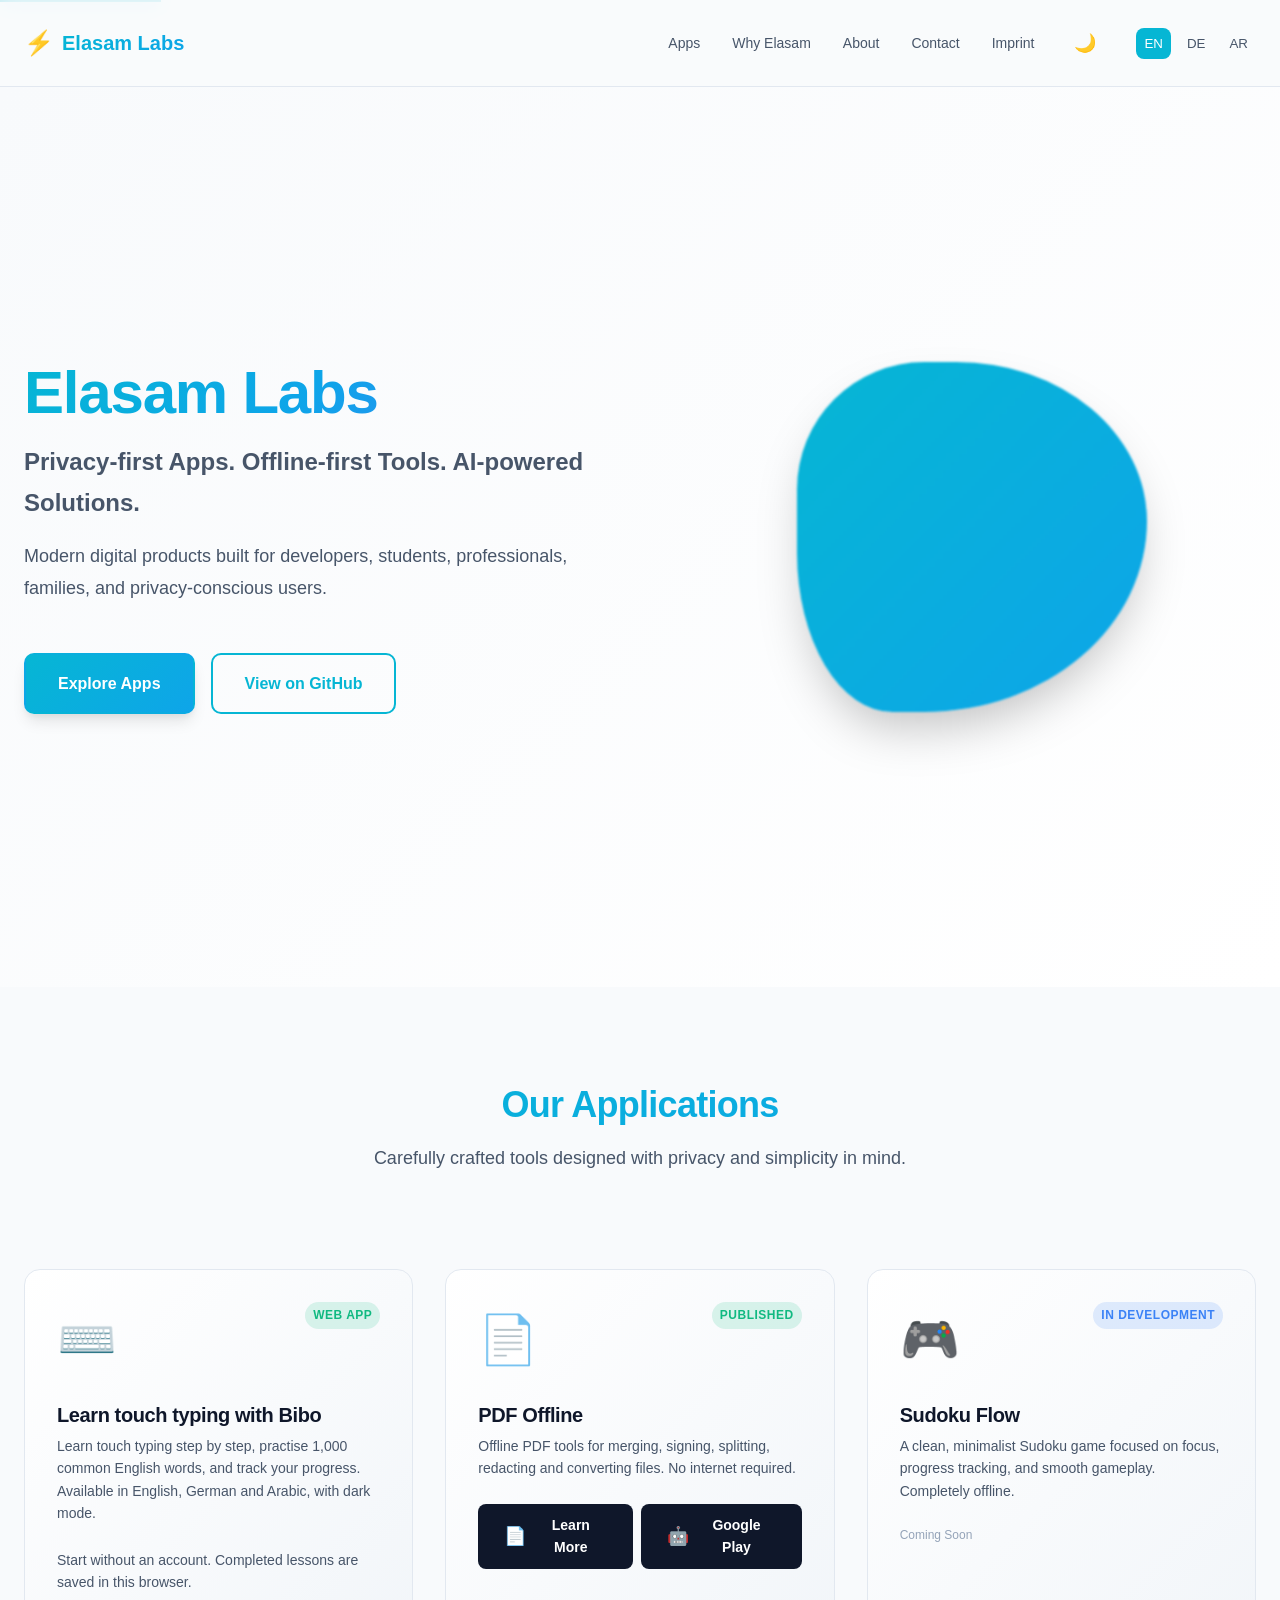
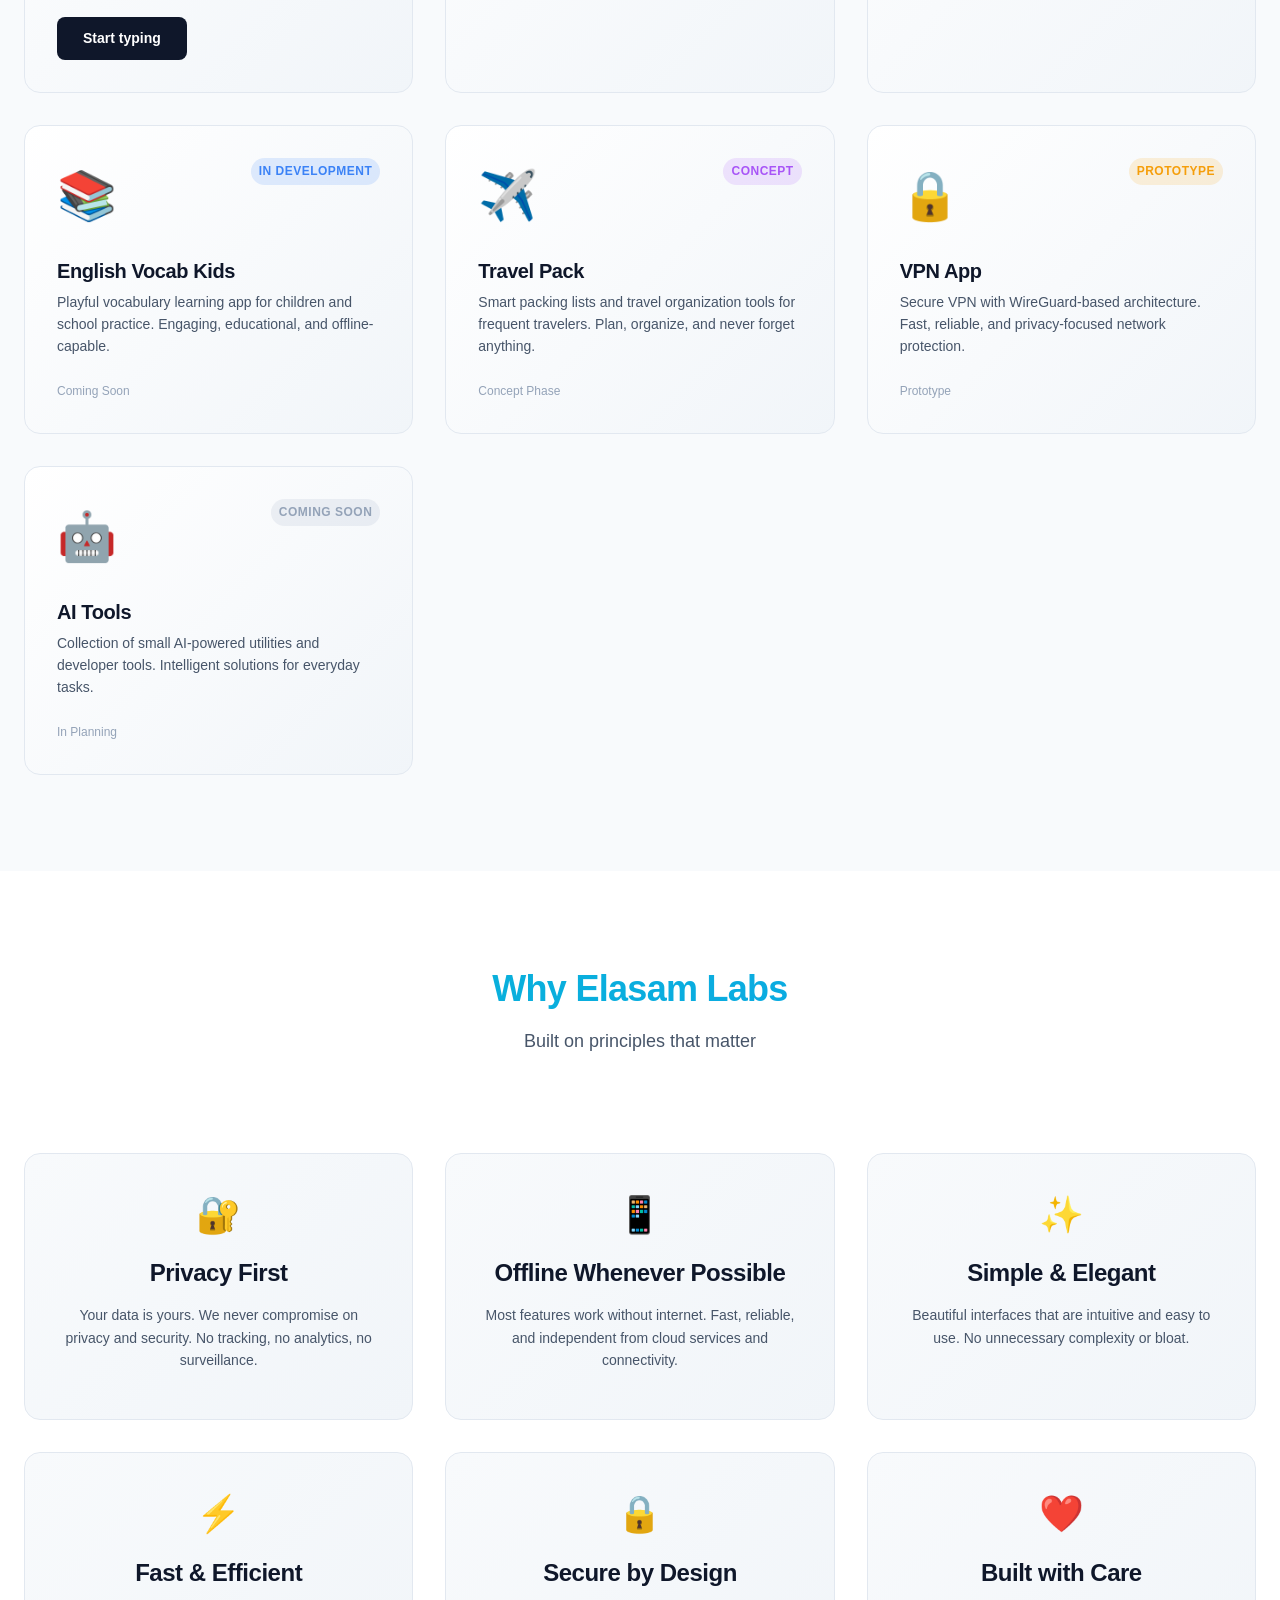
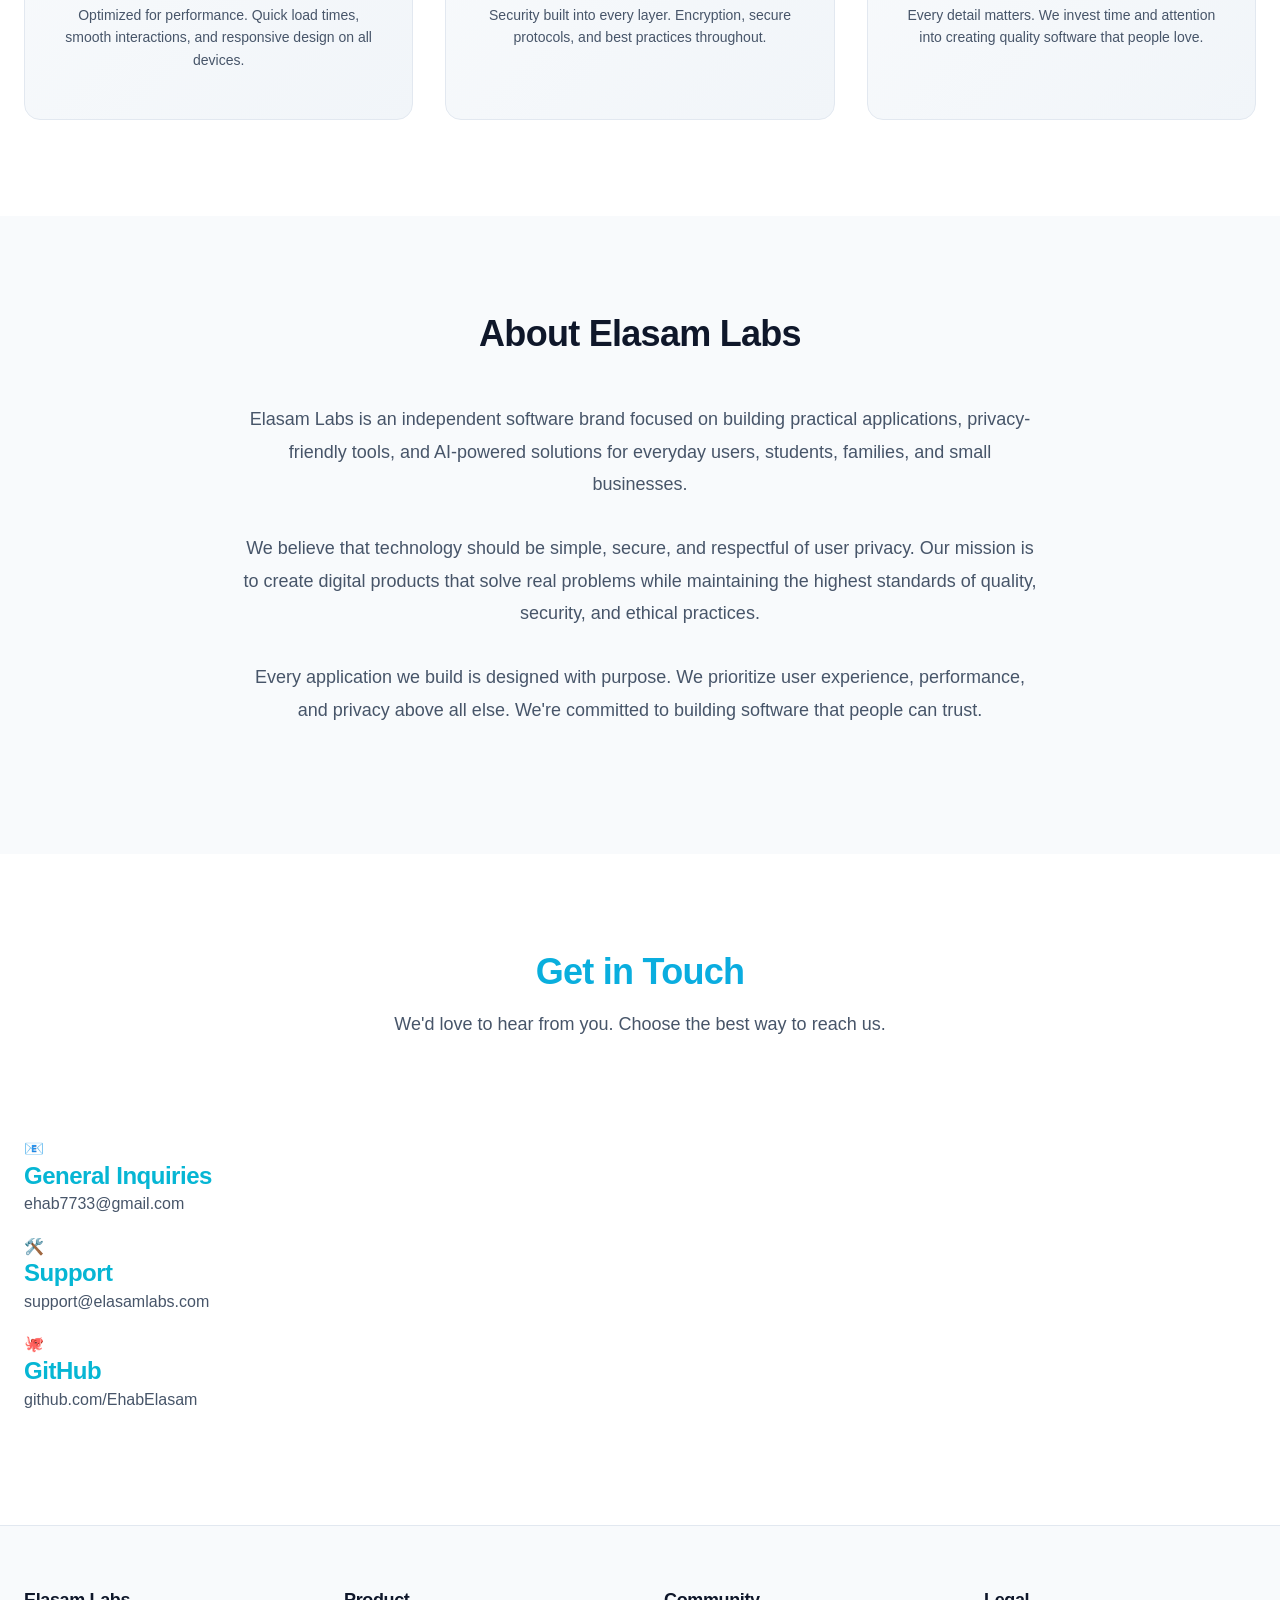
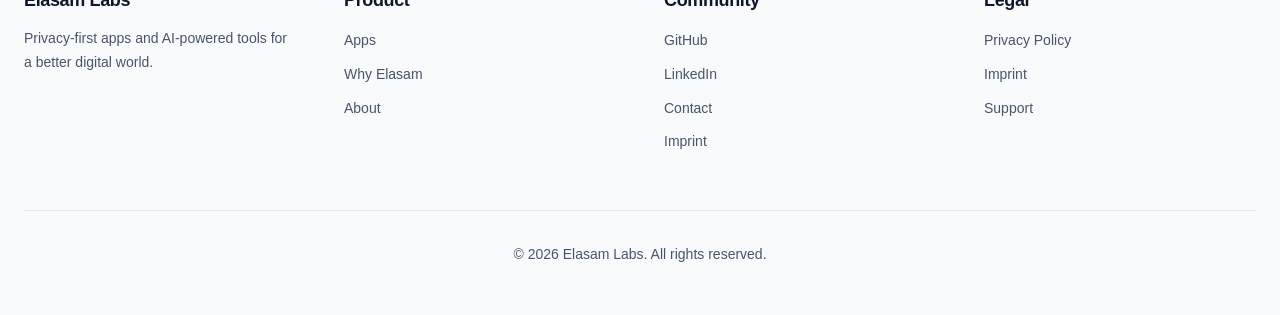
<file: index.html>
<!DOCTYPE html>
<html lang="en">
<head>
    <meta charset="UTF-8">
    <meta name="viewport" content="width=device-width, initial-scale=1.0">
    
    <!-- SEO & Meta Tags -->
    <meta name="description" content="Elasam Labs - Privacy-first apps, offline-first tools, and AI-powered solutions for developers, students, professionals, and families.">
    <meta name="keywords" content="privacy apps, offline software, AI tools, secure applications, privacy-first, open source">
    <meta name="author" content="Elasam Labs">
    <meta name="theme-color" content="#0f172a">
    <meta name="robots" content="index, follow">
    <meta name="language" content="English">
    
    <!-- Open Graph -->
    <meta property="og:type" content="website">
    <meta property="og:url" content="https://elasamlabs.com/">
    <meta property="og:title" content="Elasam Labs - Privacy-First Apps & AI Tools">
    <meta property="og:description" content="Build with privacy. Create with purpose. Modern apps for everyday users.">
    <!-- <meta property="og:image" content="https://elasamlabs.com/assets/og-image.png"> -->
    <meta property="og:image" content="https://elasamlabs.com/web-app-manifest-512x512.png">
    <meta property="og:site_name" content="Elasam Labs">
    
    <!-- Twitter Card -->
    <meta name="twitter:card" content="summary_large_image">
    <meta name="twitter:url" content="https://elasamlabs.com/">
    <meta name="twitter:title" content="Elasam Labs - Privacy-First Apps & AI Tools">
    <meta name="twitter:description" content="Build with privacy. Create with purpose. Modern apps for everyday users.">
    <!-- <meta name="twitter:image" content="https://elasamlabs.com/assets/og-image.png"> -->
    <meta name="twitter:image" content="https://elasamlabs.com/web-app-manifest-512x512.png">
    
    <!-- Favicon -->
    <link rel="icon" href="/favicon.ico">
    <link rel="icon" type="image/svg+xml" href="/favicon.svg">
    <link rel="icon" type="image/png" sizes="96x96" href="/favicon-96x96.png">

    <link rel="apple-touch-icon" sizes="180x180" href="/apple-touch-icon.png">

    <link rel="manifest" href="/site.webmanifest">
    
    <!-- Manifest -->
    <link rel="manifest" href="/site.webmanifest">
    
    <title>Elasam Labs - Privacy-First Apps & AI-Powered Tools</title>
    <link rel="stylesheet" href="/css/styles.css">
    
    <!-- Structured Data -->
    <script type="application/ld+json">
    {
      "@context": "https://schema.org",
      "@type": "Organization",
      "name": "Elasam Labs",
      "url": "https://elasamlabs.com",
      "logo": "https://elasamlabs.com/favicon.svg",
      "description": "Privacy-first apps, offline-first tools, and AI-powered solutions",
      "sameAs": [
        "https://github.com/EhabElasam",
        "https://linkedin.com"
      ],
      "contact": {
        "@type": "ContactPoint",
        "contactType": "Customer Support",
        "email": "support@elasamlabs.com"
      }
    }
    </script>
</head>
<body>
    <!-- Navigation -->
    <nav class="navbar" role="navigation" aria-label="Main navigation">
        <div class="container">
            <div class="nav-wrapper">
                <a href="/" class="logo" aria-label="Elasam Labs Home">
                    <span class="logo-icon">⚡</span>
                    <span class="logo-text">Elasam Labs</span>
                </a>
                
                <button class="menu-toggle" id="menuToggle" aria-label="Toggle navigation menu" aria-expanded="false">
                    <span></span>
                    <span></span>
                    <span></span>
                </button>
                
                <ul class="nav-menu" id="navMenu" role="menubar">
                    <li role="none"><a href="#apps" role="menuitem">Apps</a></li>
                    <li role="none"><a href="#why" role="menuitem">Why Elasam</a></li>
                    <li role="none"><a href="#about" role="menuitem">About</a></li>
                    <li role="none"><a href="#contact" role="menuitem">Contact</a></li>
                    <li role="none"><a href="/imprint.html" role="menuitem">Imprint</a></li>

                    <li role="none"><button class="theme-toggle" id="themeToggle" aria-label="Toggle dark/light mode" role="menuitem">🌙</button></li>
                    <li role="none">
                        <div class="lang-switcher">
                            <button id="lang-en" class="active">EN</button>
                            <button id="lang-de">DE</button>
                            <button id="lang-ar">AR</button>
                        </div>
                    </li>
                </ul>
            </div>
        </div>
    </nav>

    <!-- Hero Section -->
    <section class="hero" role="region" aria-label="Hero section">
        <div class="container">
            <div class="hero-content">
                <h1 class="hero-title">Elasam Labs</h1>
                <p class="hero-subtitle">Privacy-first Apps. Offline-first Tools. AI-powered Solutions.</p>
                <p class="hero-description">Modern digital products built for developers, students, professionals, families, and privacy-conscious users.</p>
                
                <div class="hero-cta">
                    <a href="#apps" class="btn btn-primary">Explore Apps</a>
                    <a href="https://github.com/EhabElasam" class="btn btn-secondary" target="_blank" rel="noopener noreferrer">View on GitHub</a>
                </div>
            </div>
            
            <div class="hero-visual">
                <div class="gradient-orb"></div>
            </div>
        </div>
    </section>

    <!-- Apps Section -->
    <section class="apps" id="apps" role="region" aria-label="Our applications">
        <div class="container">
            <div class="section-header">
                <h2>Our Applications</h2>
                <p>Carefully crafted tools designed with privacy and simplicity in mind.</p>
            </div>
            
            <div class="apps-grid">
                <!-- Typing with Bibo -->
                <article class="app-card published" id="tippflug">
                    <div class="app-header">
                        <span class="app-icon" aria-hidden="true">⌨️</span>
                        <span class="app-badge badge-published">Web app</span>
                    </div>
                    <h3 class="app-title" dir="ltr">Learn touch typing with Bibo</h3>
                    <p class="app-description">Learn touch typing step by step, practise 1,000 common English words, and track your progress. Available in English, German and Arabic, with dark mode.</p>
                    <p class="app-description">Start without an account. Completed lessons are saved in this browser.</p>
                    <div class="app-meta">
                        <a href="https://tipp.elasamlabs.com/en" class="btn btn-app-store">
                            <span class="btn-text">Start typing</span>
                        </a>
                    </div>
                </article>

                <!-- PDF Offline -->
                <article class="app-card published">
                    <div class="app-header">
                        <span class="app-icon" aria-hidden="true">📄</span>
                        <span class="app-badge badge-published">Published</span>
                    </div>
                    <h3 class="app-title">PDF Offline</h3>
                    <p class="app-description">Offline PDF tools for merging, signing, splitting, redacting and converting files. No internet required.</p>
                    <div class="app-meta">
                        <a href="/pdf-offline.html" class="btn btn-app-store">
                            <span class="btn-icon">📄</span>
                            <span class="btn-text">Learn More</span>
                        </a>
                        <a href="https://play.google.com/store/apps/details?id=com.pdfoffline.tools" target="_blank" rel="noopener noreferrer" class="btn btn-app-store">
                            <span class="btn-icon">🤖</span>
                            <span class="btn-text">Google Play</span>
                        </a>
                    </div>
                </article>

                <!-- Sudoku Flow -->
                <article class="app-card developing">
                    <div class="app-header">
                        <span class="app-icon" aria-hidden="true">🎮</span>
                        <span class="app-badge badge-developing">In Development</span>
                    </div>
                    <h3 class="app-title">Sudoku Flow</h3>
                    <p class="app-description">A clean, minimalist Sudoku game focused on focus, progress tracking, and smooth gameplay. Completely offline.</p>
                    <div class="app-meta">
                        <span class="status">Coming Soon</span>
                    </div>
                </article>

                <!-- English Vocab Kids -->
                <article class="app-card developing">
                    <div class="app-header">
                        <span class="app-icon" aria-hidden="true">📚</span>
                        <span class="app-badge badge-developing">In Development</span>
                    </div>
                    <h3 class="app-title">English Vocab Kids</h3>
                    <p class="app-description">Playful vocabulary learning app for children and school practice. Engaging, educational, and offline-capable.</p>
                    <div class="app-meta">
                        <span class="status">Coming Soon</span>
                    </div>
                </article>

                <!-- Travel Pack -->
                <article class="app-card concept">
                    <div class="app-header">
                        <span class="app-icon" aria-hidden="true">✈️</span>
                        <span class="app-badge badge-concept">Concept</span>
                    </div>
                    <h3 class="app-title">Travel Pack</h3>
                    <p class="app-description">Smart packing lists and travel organization tools for frequent travelers. Plan, organize, and never forget anything.</p>
                    <div class="app-meta">
                        <span class="status">Concept Phase</span>
                    </div>
                </article>

                <!-- VPN App -->
                <article class="app-card prototype">
                    <div class="app-header">
                        <span class="app-icon" aria-hidden="true">🔒</span>
                        <span class="app-badge badge-prototype">Prototype</span>
                    </div>
                    <h3 class="app-title">VPN App</h3>
                    <p class="app-description">Secure VPN with WireGuard-based architecture. Fast, reliable, and privacy-focused network protection.</p>
                    <div class="app-meta">
                        <span class="status">Prototype</span>
                    </div>
                </article>

                <!-- AI Tools -->
                <article class="app-card coming">
                    <div class="app-header">
                        <span class="app-icon" aria-hidden="true">🤖</span>
                        <span class="app-badge badge-coming">Coming Soon</span>
                    </div>
                    <h3 class="app-title">AI Tools</h3>
                    <p class="app-description">Collection of small AI-powered utilities and developer tools. Intelligent solutions for everyday tasks.</p>
                    <div class="app-meta">
                        <span class="status">In Planning</span>
                    </div>
                </article>
            </div>
        </div>
    </section>

    <!-- Why Elasam Section -->
    <section class="why-section" id="why" role="region" aria-label="Why choose Elasam Labs">
        <div class="container">
            <div class="section-header">
                <h2>Why Elasam Labs</h2>
                <p>Built on principles that matter</p>
            </div>
            
            <div class="principles-grid">
                <div class="principle-card">
                    <span class="principle-icon" aria-hidden="true">🔐</span>
                    <h3>Privacy First</h3>
                    <p>Your data is yours. We never compromise on privacy and security. No tracking, no analytics, no surveillance.</p>
                </div>
                
                <div class="principle-card">
                    <span class="principle-icon" aria-hidden="true">📱</span>
                    <h3>Offline Whenever Possible</h3>
                    <p>Most features work without internet. Fast, reliable, and independent from cloud services and connectivity.</p>
                </div>
                
                <div class="principle-card">
                    <span class="principle-icon" aria-hidden="true">✨</span>
                    <h3>Simple & Elegant</h3>
                    <p>Beautiful interfaces that are intuitive and easy to use. No unnecessary complexity or bloat.</p>
                </div>
                
                <div class="principle-card">
                    <span class="principle-icon" aria-hidden="true">⚡</span>
                    <h3>Fast & Efficient</h3>
                    <p>Optimized for performance. Quick load times, smooth interactions, and responsive design on all devices.</p>
                </div>
                
                <div class="principle-card">
                    <span class="principle-icon" aria-hidden="true">🔒</span>
                    <h3>Secure by Design</h3>
                    <p>Security built into every layer. Encryption, secure protocols, and best practices throughout.</p>
                </div>
                
                <div class="principle-card">
                    <span class="principle-icon" aria-hidden="true">❤️</span>
                    <h3>Built with Care</h3>
                    <p>Every detail matters. We invest time and attention into creating quality software that people love.</p>
                </div>
            </div>
        </div>
    </section>

    <!-- About Section -->
    <section class="about" id="about" role="region" aria-label="About Elasam Labs">
        <div class="container">
            <div class="about-content">
                <h2>About Elasam Labs</h2>
                <p>Elasam Labs is an independent software brand focused on building practical applications, privacy-friendly tools, and AI-powered solutions for everyday users, students, families, and small businesses.</p>
                <p>We believe that technology should be simple, secure, and respectful of user privacy. Our mission is to create digital products that solve real problems while maintaining the highest standards of quality, security, and ethical practices.</p>
                <p>Every application we build is designed with purpose. We prioritize user experience, performance, and privacy above all else. We're committed to building software that people can trust.</p>
            </div>
        </div>
    </section>

    <!-- Contact Section -->
    <section class="contact" id="contact" role="region" aria-label="Contact information">
        <div class="container">
            <div class="section-header">
                <h2>Get in Touch</h2>
                <p>We'd love to hear from you. Choose the best way to reach us.</p>
            </div>
            <div class="contact-options">
                <a href="mailto:ehab7733@gmail.com" class="contact-option">
                    <span class="icon">📧</span>
                    <h3>General Inquiries</h3>
                    <p>ehab7733@gmail.com</p>
                </a>
                <a href="mailto:support@elasamlabs.com" class="contact-option">
                    <span class="icon">🛠️</span>
                    <h3>Support</h3>
                    <p>support@elasamlabs.com</p>
                </a>
                <a href="https://github.com/EhabElasam" target="_blank" rel="noopener noreferrer" class="contact-option">
                    <span class="icon">🐙</span>
                    <h3>GitHub</h3>
                    <p>github.com/EhabElasam</p>
                </a>
            </div>
        </div>
    </section>



    <!-- Footer -->
    <footer class="footer" role="contentinfo">
        <div class="container">
            <div class="footer-grid">
                <div class="footer-section">
                    <h4>Elasam Labs</h4>
                    <p>Privacy-first apps and AI-powered tools for a better digital world.</p>
                </div>
                
                <div class="footer-section">
                    <h4>Product</h4>
                    <ul>
                        <li><a href="#apps">Apps</a></li>
                        <li><a href="#why">Why Elasam</a></li>
                        <li><a href="#about">About</a></li>
                    </ul>
                </div>
                
                <div class="footer-section">
                    <h4>Community</h4>
                    <ul>
                        <li><a href="https://github.com/EhabElasam" target="_blank" rel="noopener noreferrer">GitHub</a></li>
                        <li><a href="https://linkedin.com" target="_blank" rel="noopener noreferrer">LinkedIn</a></li>
                        <li><a href="/#contact">Contact</a></li>
                        <li><a href="/imprint.html">Imprint</a></li>
                    </ul>
                </div>
                
                <div class="footer-section">
                    <h4>Legal</h4>
                    <ul>
                        <li><a href="/privacy.html">Privacy Policy</a></li>
                        <li><a href="/imprint.html">Imprint</a></li>
                        <li><a href="/support.html">Support</a></li>
                    </ul>
                </div>
            </div>
            
            <div class="footer-bottom">
                <p>&copy; 2026 Elasam Labs. All rights reserved.</p>
            </div>
        </div>
    </footer>

    <script src="/js/main.js"></script>
</body>
</html>
</file>
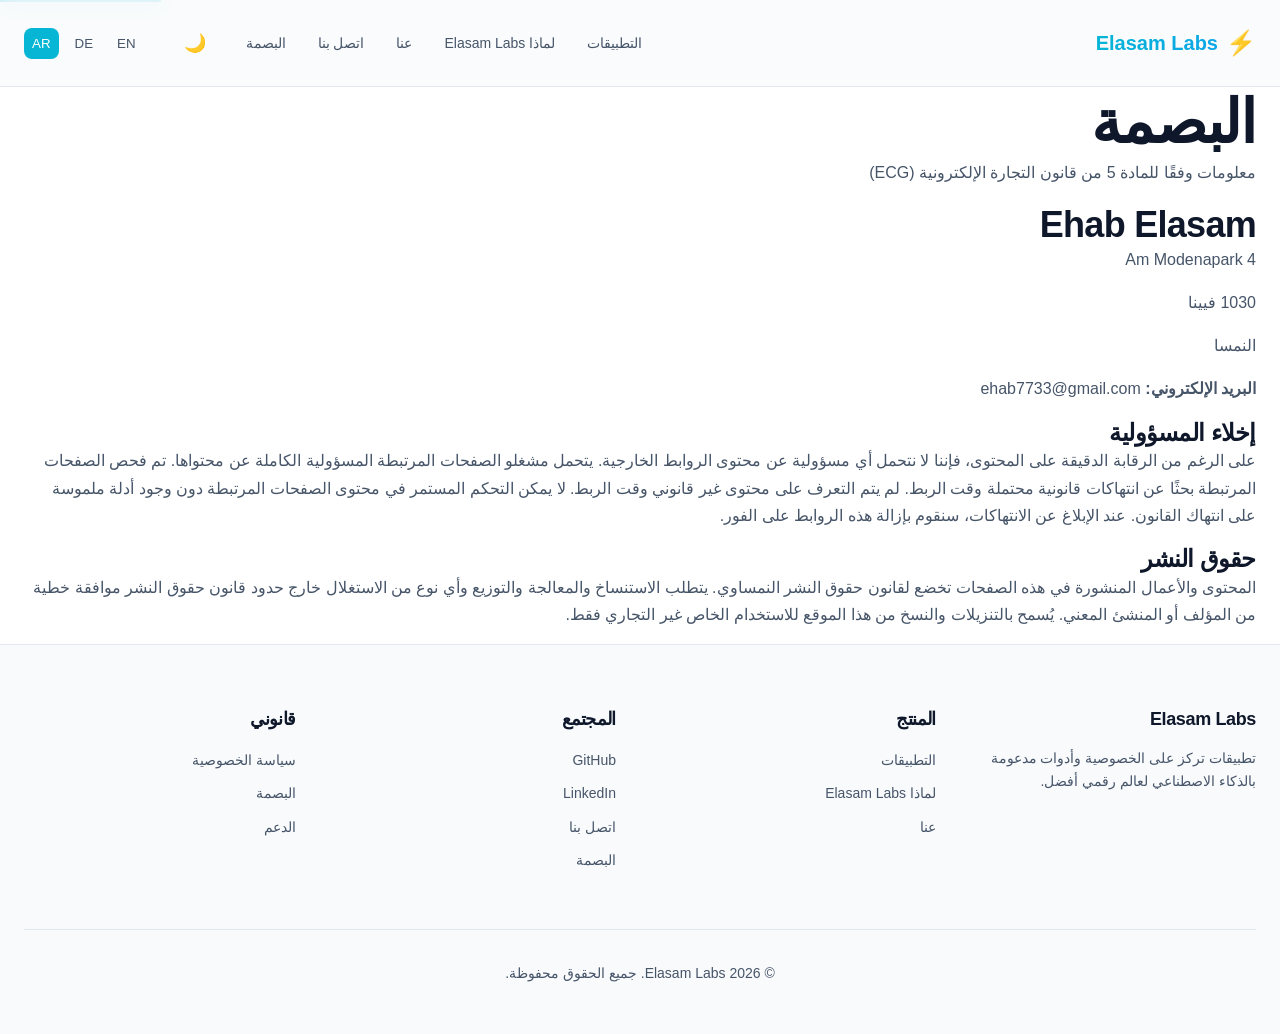
<file: imprint.ar.html>
<!DOCTYPE html>
<html lang="ar" dir="rtl">
<head>
    <meta charset="UTF-8">
    <meta name="viewport" content="width=device-width, initial-scale=1.0">
    <title>البصمة - Elasam Labs</title>
    <link rel="stylesheet" href="/css/styles.css">
</head>
<body>
    <nav class="navbar" role="navigation" aria-label="قائمة التنقل الرئيسية">
        <div class="container">
            <div class="nav-wrapper">
                <a href="/index.ar.html" class="logo" aria-label="الصفحة الرئيسية لElasam Labs">
                    <span class="logo-icon">⚡</span>
                    <span class="logo-text">Elasam Labs</span>
                </a>
                <button class="menu-toggle" id="menuToggle" aria-label="تبديل قائمة التنقل" aria-expanded="false">
                    <span></span>
                    <span></span>
                    <span></span>
                </button>
                <ul class="nav-menu" id="navMenu" role="menubar">
                    <li role="none"><a href="/index.ar.html#apps" role="menuitem">التطبيقات</a></li>
                    <li role="none"><a href="/index.ar.html#why" role="menuitem">لماذا Elasam Labs</a></li>
                    <li role="none"><a href="/index.ar.html#about" role="menuitem">عنا</a></li>
                    <li role="none"><a href="/index.ar.html#contact" role="menuitem">اتصل بنا</a></li>
                    <li role="none"><a href="/imprint.ar.html" role="menuitem">البصمة</a></li>
                    <li role="none"><button class="theme-toggle" id="themeToggle" aria-label="تبديل الوضع الداكن/الفاتح" role="menuitem">🌙</button></li>
                    <li role="none">
                        <div class="lang-switcher">
                            <button id="lang-en">EN</button>
                            <button id="lang-de">DE</button>
                            <button id="lang-ar" class="active">AR</button>
                        </div>
                    </li>
                </ul>
            </div>
        </div>
    </nav>

    <main class="imprint-page">
        <div class="container">
            <h1>البصمة</h1>
            <p>معلومات وفقًا للمادة 5 من قانون التجارة الإلكترونية (ECG)</p>

            <h2> Ehab Elasam </h2>
            <p>Am Modenapark 4</p>
            <p>1030 فيينا</p>
            <p>النمسا</p>

            <p><strong>البريد الإلكتروني:</strong> ehab7733@gmail.com</p>

            <h3>إخلاء المسؤولية</h3>
            <p>على الرغم من الرقابة الدقيقة على المحتوى، فإننا لا نتحمل أي مسؤولية عن محتوى الروابط الخارجية. يتحمل مشغلو الصفحات المرتبطة المسؤولية الكاملة عن محتواها. تم فحص الصفحات المرتبطة بحثًا عن انتهاكات قانونية محتملة وقت الربط. لم يتم التعرف على محتوى غير قانوني وقت الربط. لا يمكن التحكم المستمر في محتوى الصفحات المرتبطة دون وجود أدلة ملموسة على انتهاك القانون. عند الإبلاغ عن الانتهاكات، سنقوم بإزالة هذه الروابط على الفور.</p>

            <h3>حقوق النشر</h3>
            <p>المحتوى والأعمال المنشورة في هذه الصفحات تخضع لقانون حقوق النشر النمساوي. يتطلب الاستنساخ والمعالجة والتوزيع وأي نوع من الاستغلال خارج حدود قانون حقوق النشر موافقة خطية من المؤلف أو المنشئ المعني. يُسمح بالتنزيلات والنسخ من هذا الموقع للاستخدام الخاص غير التجاري فقط.</p>
        </div>
    </main>

    <footer class="footer" role="contentinfo">
        <div class="container">
            <div class="footer-grid">
                <div class="footer-section">
                    <h4>Elasam Labs</h4>
                    <p>تطبيقات تركز على الخصوصية وأدوات مدعومة بالذكاء الاصطناعي لعالم رقمي أفضل.</p>
                </div>
                <div class="footer-section">
                    <h4>المنتج</h4>
                    <ul>
                        <li><a href="/index.ar.html#apps">التطبيقات</a></li>
                        <li><a href="/index.ar.html#why">لماذا Elasam Labs</a></li>
                        <li><a href="/index.ar.html#about">عنا</a></li>
                    </ul>
                </div>
                <div class="footer-section">
                    <h4>المجتمع</h4>
                    <ul>
                        <li><a href="https://github.com/EhabElasam" target="_blank" rel="noopener noreferrer">GitHub</a></li>
                        <li><a href="https://linkedin.com" target="_blank" rel="noopener noreferrer">LinkedIn</a></li>
                        <li><a href="/index.ar.html#contact">اتصل بنا</a></li>
                        <li><a href="/imprint.ar.html">البصمة</a></li>
                    </ul>
                </div>
                <div class="footer-section">
                    <h4>قانوني</h4>
                    <ul>
                        <li><a href="/privacy.html">سياسة الخصوصية</a></li>
                        <li><a href="/imprint.ar.html">البصمة</a></li>
                        <li><a href="/support.html">الدعم</a></li>
                    </ul>
                </div>
            </div>
            <div class="footer-bottom">
                <p>&copy; 2026 Elasam Labs. جميع الحقوق محفوظة.</p>
            </div>
        </div>
    </footer>

    <script src="/js/main.js"></script>
</body>
</html>
</file>
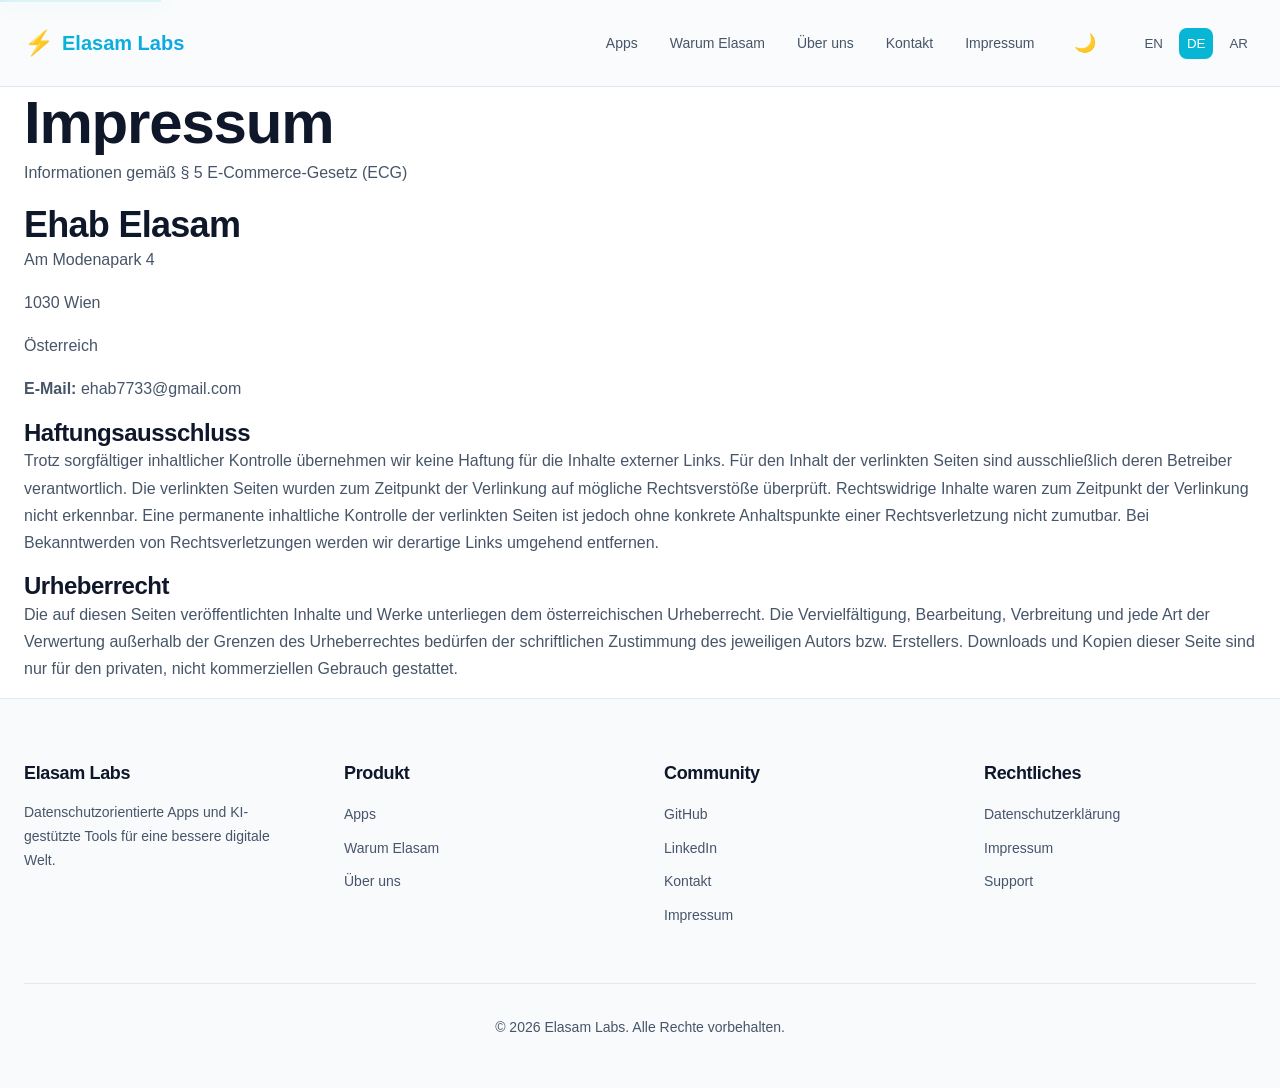
<file: imprint.de.html>
<!DOCTYPE html>
<html lang="de">
<head>
    <meta charset="UTF-8">
    <meta name="viewport" content="width=device-width, initial-scale=1.0">
    <title>Impressum - Elasam Labs</title>
    <link rel="stylesheet" href="/css/styles.css">
</head>
<body>
    <nav class="navbar" role="navigation" aria-label="Hauptnavigation">
        <div class="container">
            <div class="nav-wrapper">
                <a href="/index.de.html" class="logo" aria-label="Elasam Labs Startseite">
                    <span class="logo-icon">⚡</span>
                    <span class="logo-text">Elasam Labs</span>
                </a>
                <button class="menu-toggle" id="menuToggle" aria-label="Navigationsmenü umschalten" aria-expanded="false">
                    <span></span>
                    <span></span>
                    <span></span>
                </button>
                <ul class="nav-menu" id="navMenu" role="menubar">
                    <li role="none"><a href="/index.de.html#apps" role="menuitem">Apps</a></li>
                    <li role="none"><a href="/index.de.html#why" role="menuitem">Warum Elasam</a></li>
                    <li role="none"><a href="/index.de.html#about" role="menuitem">Über uns</a></li>
                    <li role="none"><a href="/index.de.html#contact" role="menuitem">Kontakt</a></li>
                    <li role="none"><a href="/imprint.de.html" role="menuitem">Impressum</a></li>
                    <li role="none"><button class="theme-toggle" id="themeToggle" aria-label="Dunkel-/Hellmodus umschalten" role="menuitem">🌙</button></li>
                    <li role="none">
                        <div class="lang-switcher">
                            <button id="lang-en">EN</button>
                            <button id="lang-de" class="active">DE</button>
                            <button id="lang-ar">AR</button>
                        </div>
                    </li>
                </ul>
            </div>
        </div>
    </nav>

    <main class="imprint-page">
        <div class="container">
            <h1>Impressum</h1>
            <p>Informationen gemäß § 5 E-Commerce-Gesetz (ECG)</p>

            <h2>Ehab Elasam</h2>
            <p>Am Modenapark 4</p>
            <p>1030 Wien</p>
            <p>Österreich</p>

            <p><strong>E-Mail:</strong> ehab7733@gmail.com</p>

            <h3>Haftungsausschluss</h3>
            <p>Trotz sorgfältiger inhaltlicher Kontrolle übernehmen wir keine Haftung für die Inhalte externer Links. Für den Inhalt der verlinkten Seiten sind ausschließlich deren Betreiber verantwortlich. Die verlinkten Seiten wurden zum Zeitpunkt der Verlinkung auf mögliche Rechtsverstöße überprüft. Rechtswidrige Inhalte waren zum Zeitpunkt der Verlinkung nicht erkennbar. Eine permanente inhaltliche Kontrolle der verlinkten Seiten ist jedoch ohne konkrete Anhaltspunkte einer Rechtsverletzung nicht zumutbar. Bei Bekanntwerden von Rechtsverletzungen werden wir derartige Links umgehend entfernen.</p>

            <h3>Urheberrecht</h3>
            <p>Die auf diesen Seiten veröffentlichten Inhalte und Werke unterliegen dem österreichischen Urheberrecht. Die Vervielfältigung, Bearbeitung, Verbreitung und jede Art der Verwertung außerhalb der Grenzen des Urheberrechtes bedürfen der schriftlichen Zustimmung des jeweiligen Autors bzw. Erstellers. Downloads und Kopien dieser Seite sind nur für den privaten, nicht kommerziellen Gebrauch gestattet.</p>
        </div>
    </main>

    <footer class="footer" role="contentinfo">
        <div class="container">
            <div class="footer-grid">
                <div class="footer-section">
                    <h4>Elasam Labs</h4>
                    <p>Datenschutzorientierte Apps und KI-gestützte Tools für eine bessere digitale Welt.</p>
                </div>
                <div class="footer-section">
                    <h4>Produkt</h4>
                    <ul>
                        <li><a href="/index.de.html#apps">Apps</a></li>
                        <li><a href="/index.de.html#why">Warum Elasam</a></li>
                        <li><a href="/index.de.html#about">Über uns</a></li>
                    </ul>
                </div>
                <div class="footer-section">
                    <h4>Community</h4>
                    <ul>
                        <li><a href="https://github.com/EhabElasam" target="_blank" rel="noopener noreferrer">GitHub</a></li>
                        <li><a href="https://linkedin.com" target="_blank" rel="noopener noreferrer">LinkedIn</a></li>
                        <li><a href="/index.de.html#contact">Kontakt</a></li>
                        <li><a href="/imprint.de.html">Impressum</a></li>
                    </ul>
                </div>
                <div class="footer-section">
                    <h4>Rechtliches</h4>
                    <ul>
                        <li><a href="/privacy.html">Datenschutzerklärung</a></li>
                        <li><a href="/imprint.de.html">Impressum</a></li>
                        <li><a href="/support.html">Support</a></li>
                    </ul>
                </div>
            </div>
            <div class="footer-bottom">
                <p>&copy; 2026 Elasam Labs. Alle Rechte vorbehalten.</p>
            </div>
        </div>
    </footer>

    <script src="/js/main.js"></script>
</body>
</html>
</file>
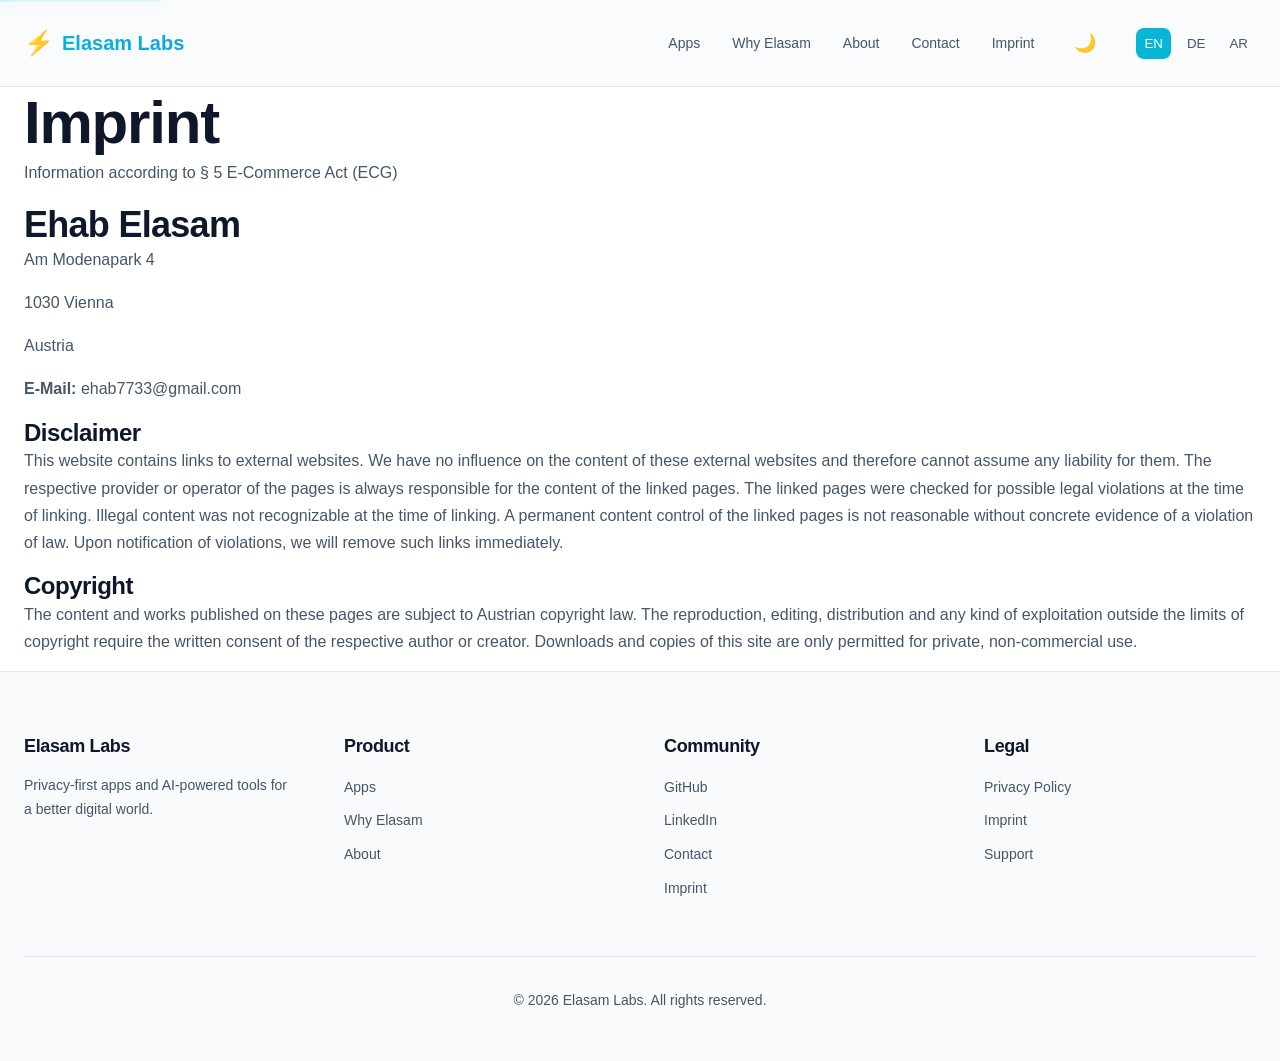
<file: imprint.html>
<!DOCTYPE html>
<html lang="en">
<head>
    <meta charset="UTF-8">
    <meta name="viewport" content="width=device-width, initial-scale=1.0">
    <title>Imprint - Elasam Labs</title>
    <link rel="stylesheet" href="/css/styles.css">
</head>
<body>
    <nav class="navbar" role="navigation" aria-label="Main navigation">
        <div class="container">
            <div class="nav-wrapper">
                <a href="/" class="logo" aria-label="Elasam Labs Home">
                    <span class="logo-icon">⚡</span>
                    <span class="logo-text">Elasam Labs</span>
                </a>
                <button class="menu-toggle" id="menuToggle" aria-label="Toggle navigation menu" aria-expanded="false">
                    <span></span>
                    <span></span>
                    <span></span>
                </button>
                <ul class="nav-menu" id="navMenu" role="menubar">
                    <li role="none"><a href="/#apps" role="menuitem">Apps</a></li>
                    <li role="none"><a href="/#why" role="menuitem">Why Elasam</a></li>
                    <li role="none"><a href="/#about" role="menuitem">About</a></li>
                    <li role="none"><a href="/#contact" role="menuitem">Contact</a></li>
                    <li role="none"><a href="/imprint.html" role="menuitem">Imprint</a></li>
                    <li role="none"><button class="theme-toggle" id="themeToggle" aria-label="Toggle dark/light mode" role="menuitem">🌙</button></li>
                    <li role="none">
                        <div class="lang-switcher">
                            <button id="lang-en" class="active">EN</button>
                            <button id="lang-de">DE</button>
                            <button id="lang-ar">AR</button>
                        </div>
                    </li>
                </ul>
            </div>
        </div>
    </nav>

    <main class="imprint-page">
        <div class="container">
            <h1>Imprint</h1>
            <p>Information according to § 5 E-Commerce Act (ECG)</p>

            <h2>Ehab Elasam</h2>
            <p>Am Modenapark 4</p>
            <p>1030 Vienna</p>
            <p>Austria</p>

            <p><strong>E-Mail:</strong> ehab7733@gmail.com</p>

            <h3>Disclaimer</h3>
            <p>This website contains links to external websites. We have no influence on the content of these external websites and therefore cannot assume any liability for them. The respective provider or operator of the pages is always responsible for the content of the linked pages. The linked pages were checked for possible legal violations at the time of linking. Illegal content was not recognizable at the time of linking. A permanent content control of the linked pages is not reasonable without concrete evidence of a violation of law. Upon notification of violations, we will remove such links immediately.</p>

            <h3>Copyright</h3>
            <p>The content and works published on these pages are subject to Austrian copyright law. The reproduction, editing, distribution and any kind of exploitation outside the limits of copyright require the written consent of the respective author or creator. Downloads and copies of this site are only permitted for private, non-commercial use.</p>
        </div>
    </main>

    <footer class="footer" role="contentinfo">
        <div class="container">
            <div class="footer-grid">
                <div class="footer-section">
                    <h4>Elasam Labs</h4>
                    <p>Privacy-first apps and AI-powered tools for a better digital world.</p>
                </div>
                <div class="footer-section">
                    <h4>Product</h4>
                    <ul>
                        <li><a href="/#apps">Apps</a></li>
                        <li><a href="/#why">Why Elasam</a></li>
                        <li><a href="/#about">About</a></li>
                    </ul>
                </div>
                <div class="footer-section">
                    <h4>Community</h4>
                    <ul>
                        <li><a href="https://github.com/EhabElasam" target="_blank" rel="noopener noreferrer">GitHub</a></li>
                        <li><a href="https://linkedin.com" target="_blank" rel="noopener noreferrer">LinkedIn</a></li>
                        <li><a href="/#contact">Contact</a></li>
                        <li><a href="/imprint.html">Imprint</a></li>
                    </ul>
                </div>
                <div class="footer-section">
                    <h4>Legal</h4>
                    <ul>
                        <li><a href="/privacy.html">Privacy Policy</a></li>
                        <li><a href="/imprint.html">Imprint</a></li>
                        <li><a href="/support.html">Support</a></li>
                    </ul>
                </div>
            </div>
            <div class="footer-bottom">
                <p>&copy; 2026 Elasam Labs. All rights reserved.</p>
            </div>
        </div>
    </footer>

    <script src="/js/main.js"></script>
</body>
</html>
</file>
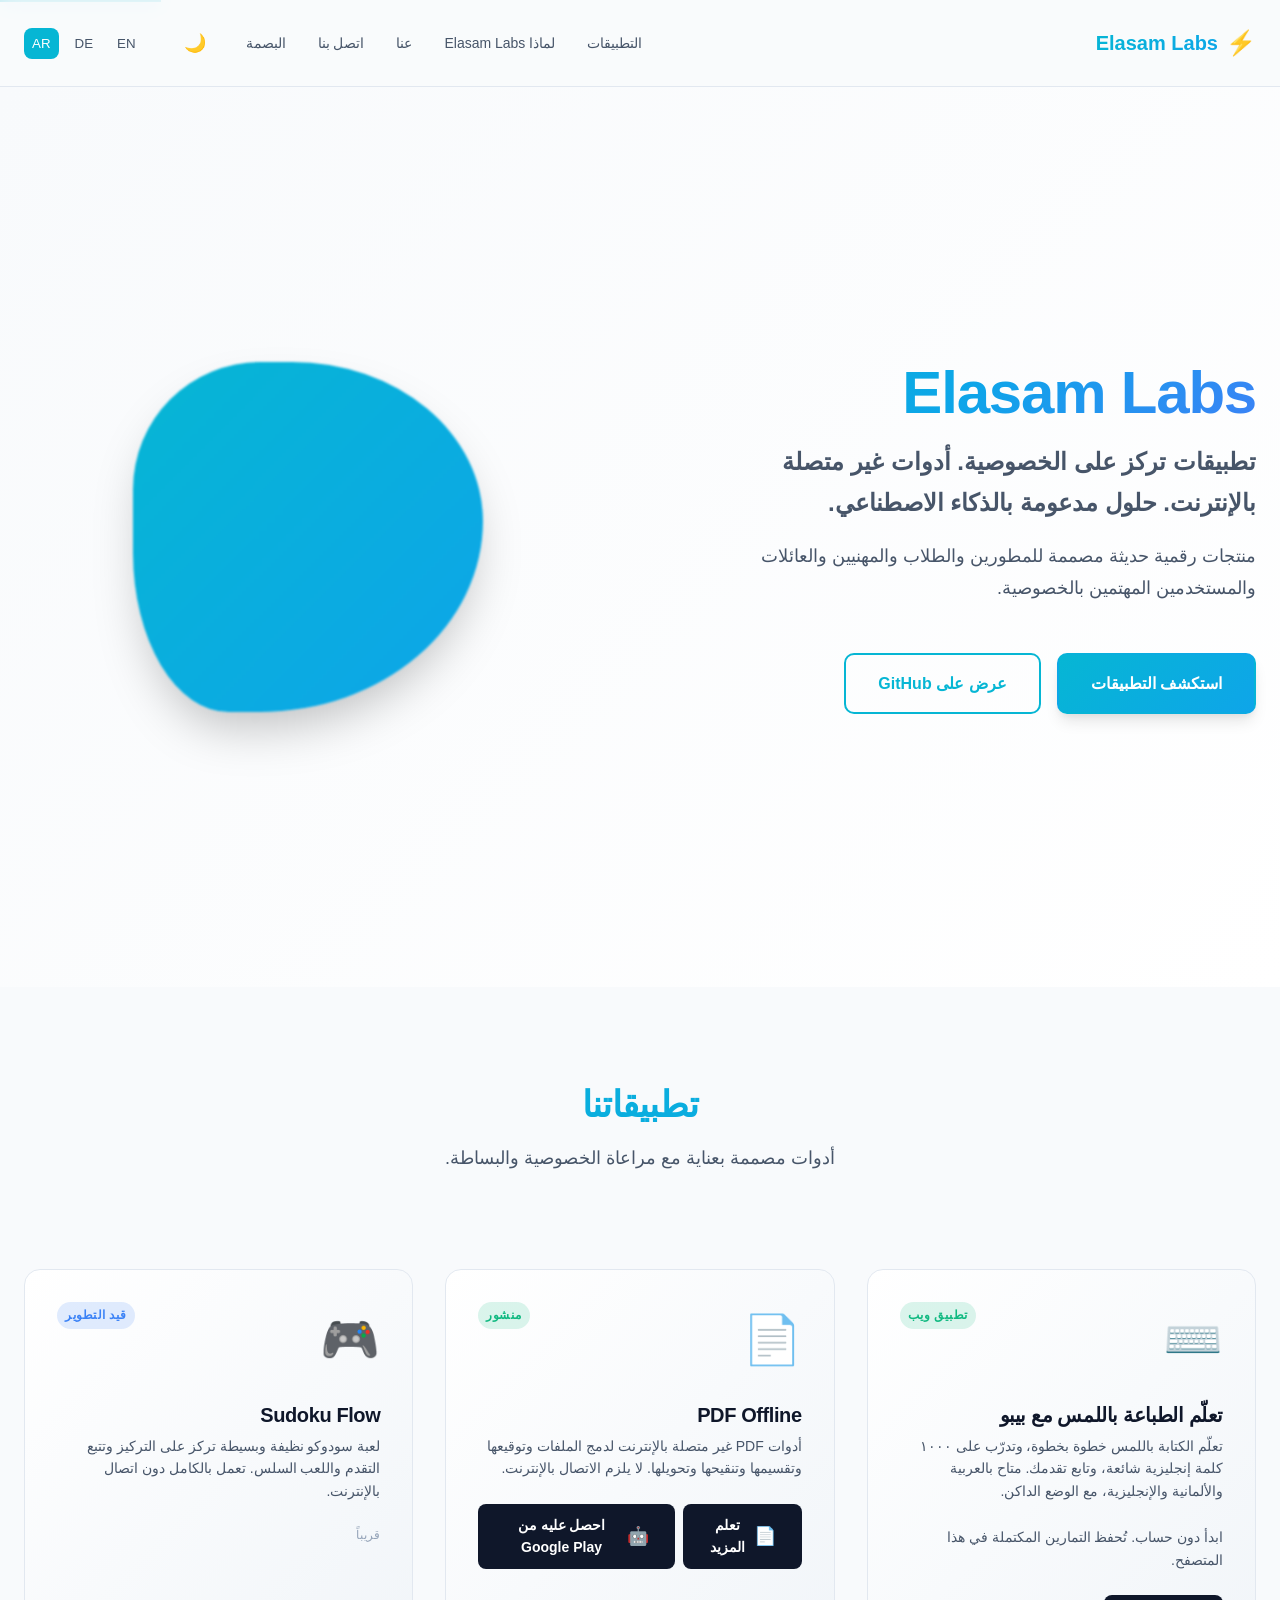
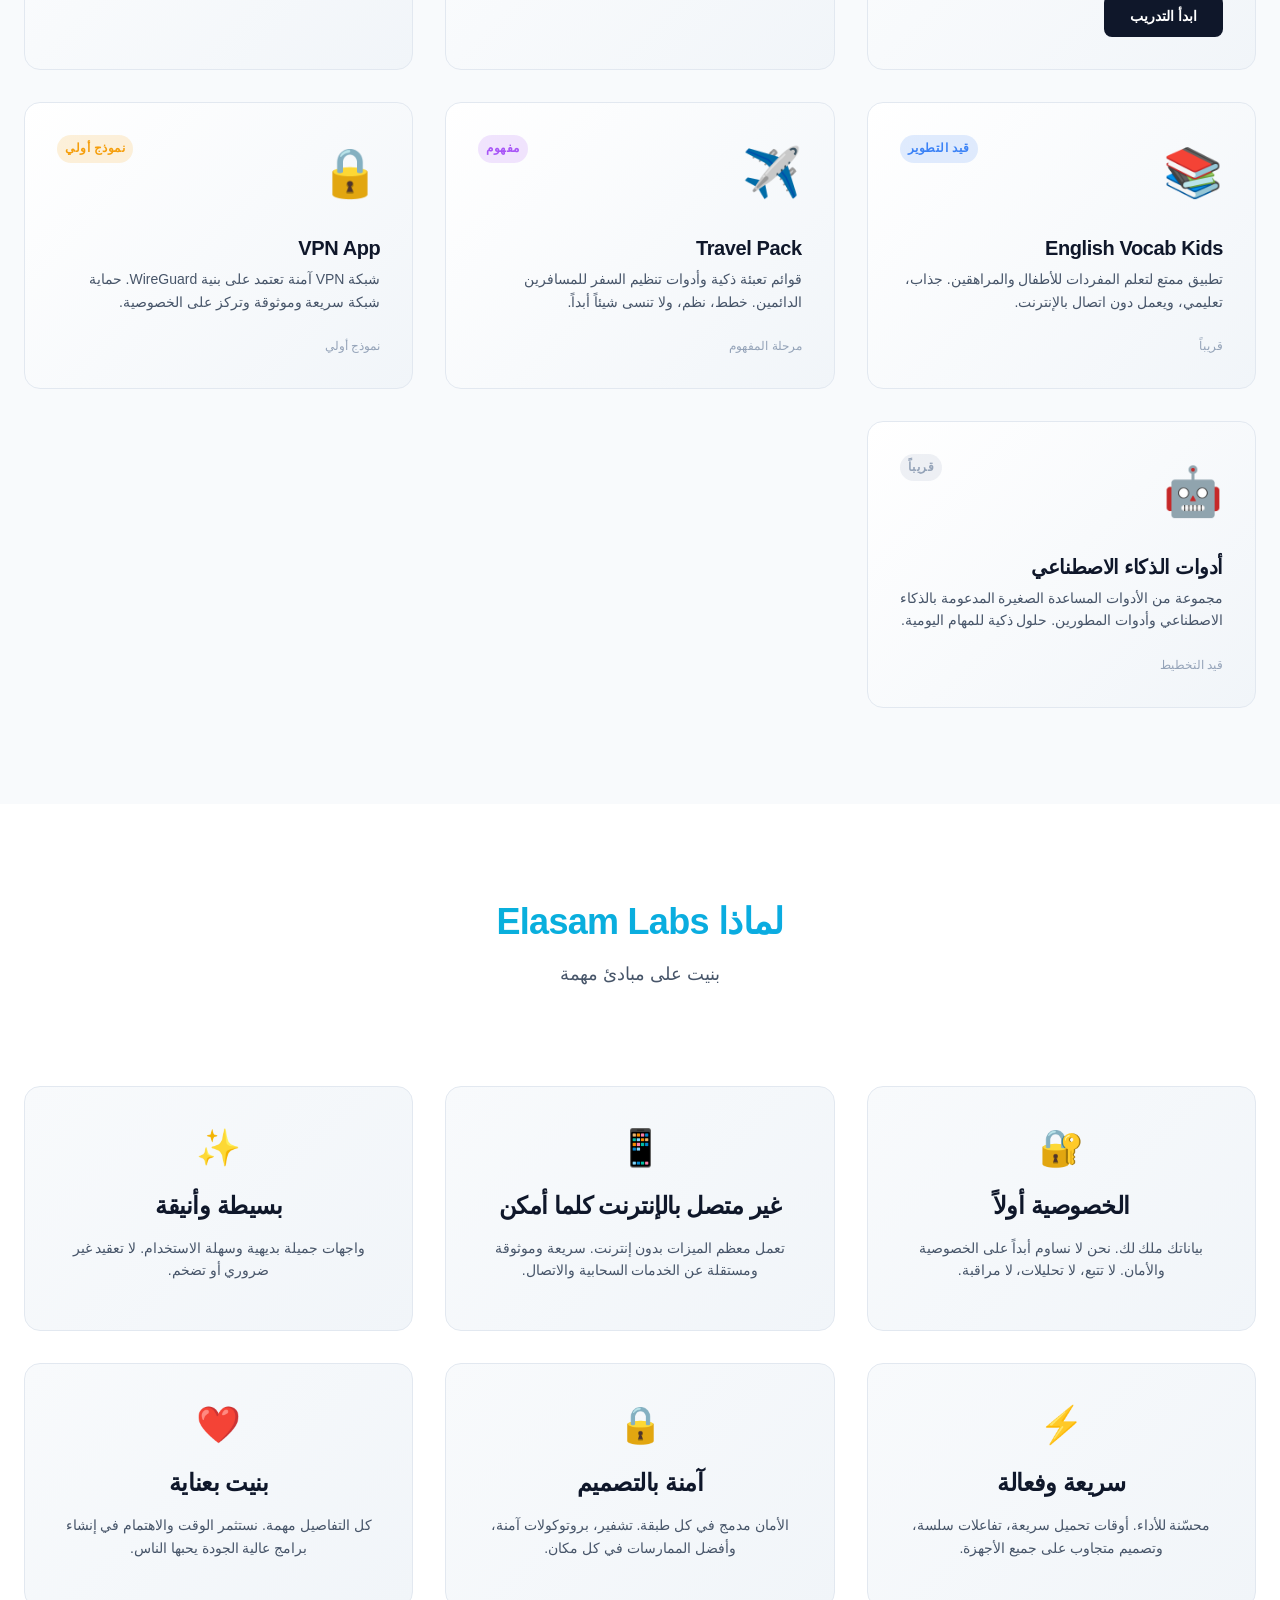
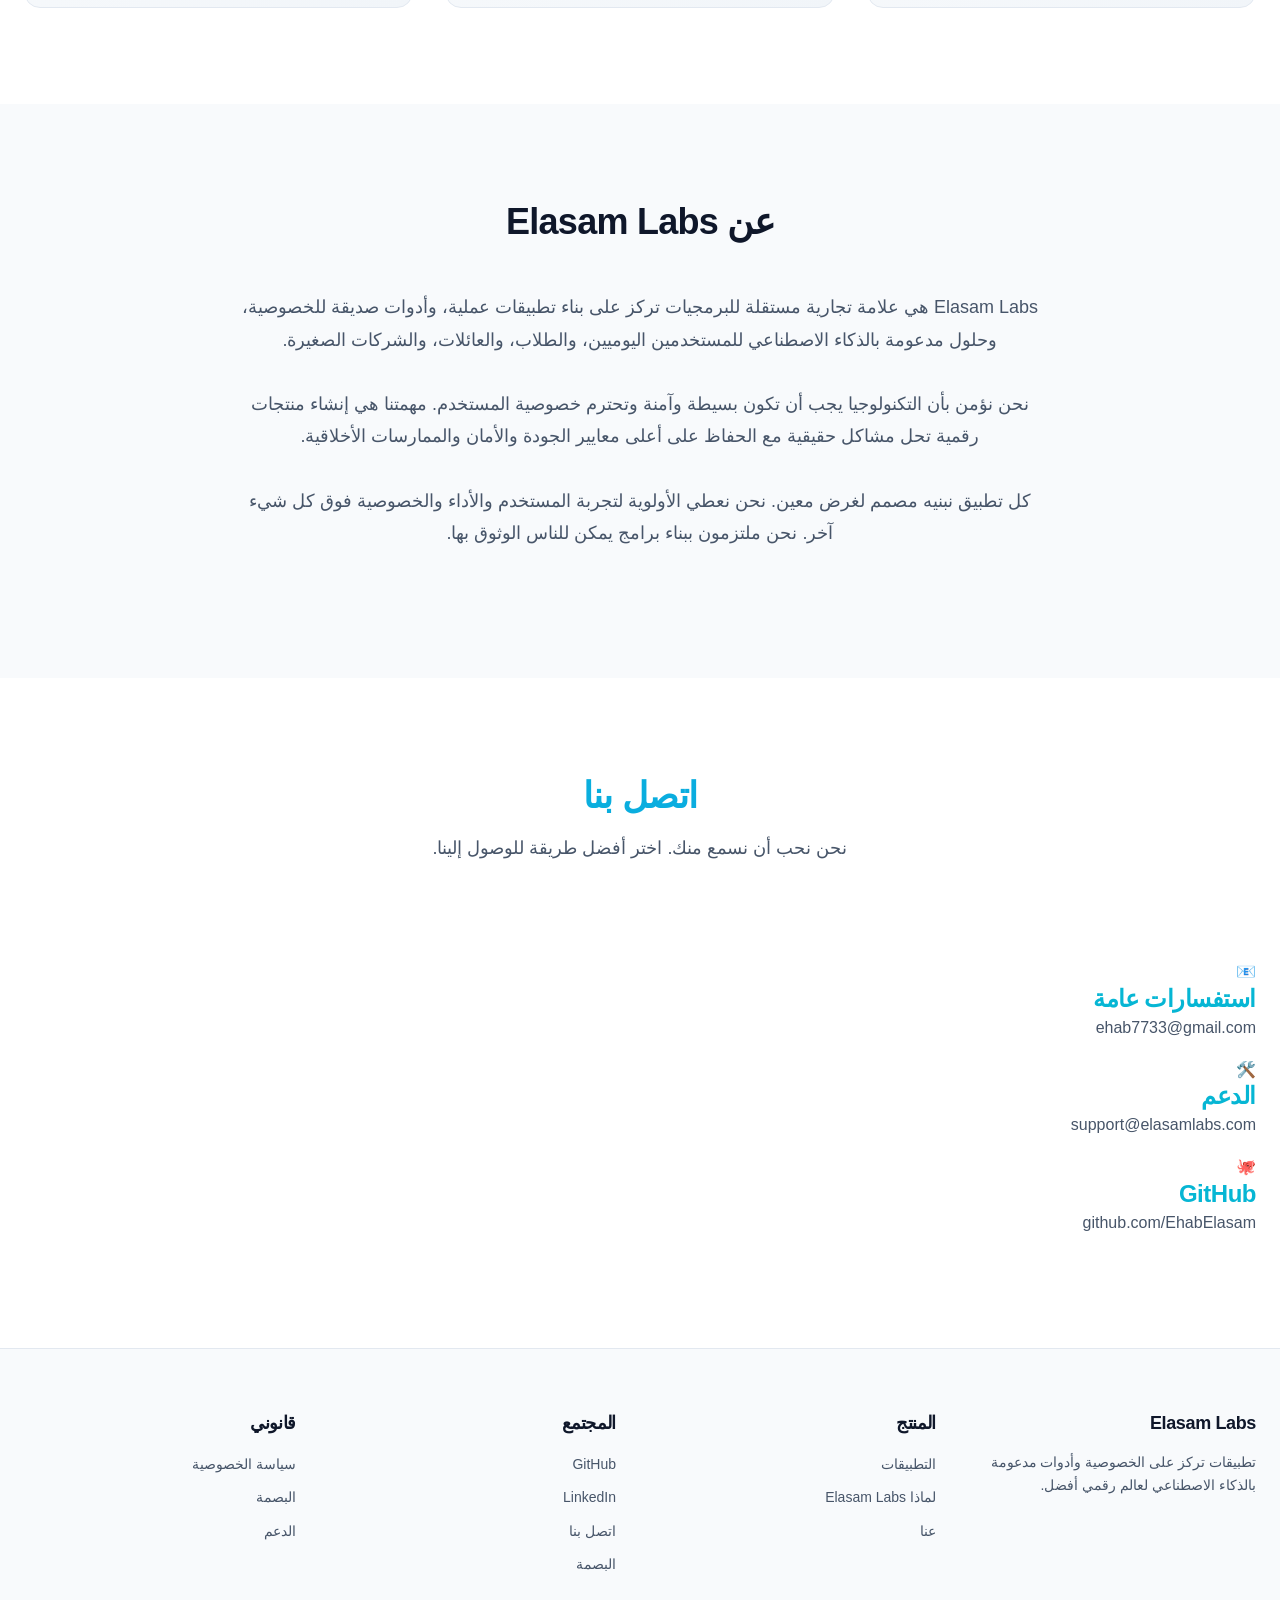
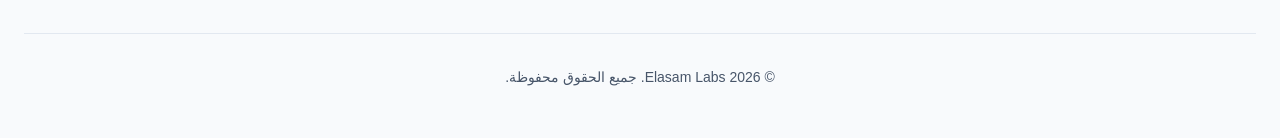
<file: index.ar.html>
<!DOCTYPE html>
<html lang="ar" dir="rtl">
<head>
    <meta charset="UTF-8">
    <meta name="viewport" content="width=device-width, initial-scale=1.0">
    
    <!-- SEO & Meta Tags -->
    <meta name="description" content="Elasam Labs - تطبيقات تركز على الخصوصية، أدوات غير متصلة بالإنترنت، وحلول مدعومة بالذكاء الاصطناعي للمطورين والطلاب والمهنيين والعائلات.">
    <meta name="keywords" content="تطبيقات الخصوصية، برامج غير متصلة بالإنترنت، أدوات الذكاء الاصطناعي، تطبيقات آمنة، الخصوصية أولاً، مفتوحة المصدر">
    <meta name="author" content="Elasam Labs">
    <meta name="theme-color" content="#0f172a">
    <meta name="robots" content="index, follow">
    <meta name="language" content="Arabic">
    
    <!-- Open Graph -->
    <meta property="og:type" content="website">
    <meta property="og:url" content="https://elasamlabs.com/">
    <meta property="og:title" content="Elasam Labs - تطبيقات تركز على الخصوصية وأدوات الذكاء الاصطناعي">
    <meta property="og:description" content="بنيت مع الخصوصية. أنشئت بهدف. تطبيقات حديثة للمستخدمين اليوميين.">
    <meta property="og:image" content="https://elasamlabs.com/web-app-manifest-512x512.png">
    <meta property="og:site_name" content="Elasam Labs">
    
    <!-- Twitter Card -->
    <meta name="twitter:card" content="summary_large_image">
    <meta name="twitter:url" content="https://elasamlabs.com/">
    <meta name="twitter:title" content="Elasam Labs - تطبيقات تركز على الخصوصية وأدوات الذكاء الاصطناعي">
    <meta name="twitter:description" content="بنيت مع الخصوصية. أنشئت بهدف. تطبيقات حديثة للمستخدمين اليوميين.">
    <meta name="twitter:image" content="https://elasamlabs.com/web-app-manifest-512x512.png">
    
    <!-- Favicon -->
    <link rel="icon" href="/favicon.ico">
    <link rel="icon" type="image/svg+xml" href="/favicon.svg">
    <link rel="icon" type="image/png" sizes="96x96" href="/favicon-96x96.png">

    <link rel="apple-touch-icon" sizes="180x180" href="/apple-touch-icon.png">

    <link rel="manifest" href="/site.webmanifest">
    
    <!-- Manifest -->
    <link rel="manifest" href="/site.webmanifest">
    
    <title>Elasam Labs - تطبيقات تركز على الخصوصية وأدوات مدعومة بالذكاء الاصطناعي</title>
    <link rel="stylesheet" href="/css/styles.css">
    
    <!-- Structured Data -->
    <script type="application/ld+json">
    {
      "@context": "https://schema.org",
      "@type": "Organization",
      "name": "Elasam Labs",
      "url": "https://elasamlabs.com",
      "logo": "https://elasamlabs.com/favicon.svg",
      "description": "تطبيقات تركز على الخصوصية، أدوات غير متصلة بالإنترنت، وحلول مدعومة بالذكاء الاصطناعي",
      "sameAs": [
        "https://github.com/EhabElasam",
        "https://linkedin.com"
      ],
      "contact": {
        "@type": "ContactPoint",
        "contactType": "دعم العملاء",
        "email": "support@elasamlabs.com"
      }
    }
    </script>
</head>
<body>
    <!-- Navigation -->
    <nav class="navbar" role="navigation" aria-label="قائمة التنقل الرئيسية">
        <div class="container">
            <div class="nav-wrapper">
                <a href="/index.ar.html" class="logo" aria-label="الصفحة الرئيسية لElasam Labs">
                    <span class="logo-icon">⚡</span>
                    <span class="logo-text">Elasam Labs</span>
                </a>
                <button class="menu-toggle" id="menuToggle" aria-label="تبديل قائمة التنقل" aria-expanded="false">
                    <span></span>
                    <span></span>
                    <span></span>
                </button>
                <ul class="nav-menu" id="navMenu" role="menubar">
                    <li role="none"><a href="/index.ar.html#apps" role="menuitem">التطبيقات</a></li>
                    <li role="none"><a href="/index.ar.html#why" role="menuitem">لماذا Elasam Labs</a></li>
                    <li role="none"><a href="/index.ar.html#about" role="menuitem">عنا</a></li>
                    <li role="none"><a href="/index.ar.html#contact" role="menuitem">اتصل بنا</a></li>
                    <li role="none"><a href="/imprint.ar.html" role="menuitem">البصمة</a></li>
                    <li role="none"><button class="theme-toggle" id="themeToggle" aria-label="تبديل الوضع الداكن/الفاتح" role="menuitem">🌙</button></li>
                    <li role="none">
                        <div class="lang-switcher">
                            <button id="lang-en">EN</button>
                            <button id="lang-de">DE</button>
                            <button id="lang-ar" class="active">AR</button>
                        </div>
                    </li>
                </ul>
            </div>
        </div>
    </nav>

    <main>
        <!-- Hero Section -->
        <section class="hero" role="region" aria-label="قسم البطل">
            <div class="container">
                <div class="hero-content">
                    <h1 class="hero-title">Elasam Labs</h1>
                    <p class="hero-subtitle">تطبيقات تركز على الخصوصية. أدوات غير متصلة بالإنترنت. حلول مدعومة بالذكاء الاصطناعي.</p>
                    <p class="hero-description">منتجات رقمية حديثة مصممة للمطورين والطلاب والمهنيين والعائلات والمستخدمين المهتمين بالخصوصية.</p>
                    
                    <div class="hero-cta">
                        <a href="/index.ar.html#apps" class="btn btn-primary">استكشف التطبيقات</a>
                        <a href="https://github.com/EhabElasam" class="btn btn-secondary" target="_blank" rel="noopener noreferrer">عرض على GitHub</a>
                    </div>
                </div>
                
                <div class="hero-visual">
                    <div class="gradient-orb"></div>
                </div>
            </div>
        </section>

        <!-- Apps Section -->
        <section class="apps" id="apps" role="region" aria-label="تطبيقاتنا">
            <div class="container">
                <div class="section-header">
                    <h2>تطبيقاتنا</h2>
                    <p>أدوات مصممة بعناية مع مراعاة الخصوصية والبساطة.</p>
                </div>
                
                <div class="apps-grid">
                <!-- Typing with Bibo -->
                <article class="app-card published" id="tippflug">
                    <div class="app-header">
                        <span class="app-icon" aria-hidden="true">⌨️</span>
                        <span class="app-badge badge-published">تطبيق ويب</span>
                    </div>
                    <h3 class="app-title" dir="rtl">تعلّم الطباعة باللمس مع بيبو</h3>
                    <p class="app-description">تعلّم الكتابة باللمس خطوة بخطوة، وتدرّب على ١٠٠٠ كلمة إنجليزية شائعة، وتابع تقدمك. متاح بالعربية والألمانية والإنجليزية، مع الوضع الداكن.</p>
                    <p class="app-description">ابدأ دون حساب. تُحفظ التمارين المكتملة في هذا المتصفح.</p>
                    <div class="app-meta">
                        <a href="https://tipp.elasamlabs.com/ar" class="btn btn-app-store">
                            <span class="btn-text">ابدأ التدريب</span>
                        </a>
                    </div>
                </article>

                    <!-- PDF Offline -->
                    <article class="app-card published">
                        <div class="app-header">
                            <span class="app-icon" aria-hidden="true">📄</span>
                            <span class="app-badge badge-published">منشور</span>
                        </div>
                        <h3 class="app-title">PDF Offline</h3>
                        <p class="app-description">أدوات PDF غير متصلة بالإنترنت لدمج الملفات وتوقيعها وتقسيمها وتنقيحها وتحويلها. لا يلزم الاتصال بالإنترنت.</p>
                        <div class="app-meta">
                            <a href="/pdf-offline.ar.html" class="btn btn-app-store">
                                <span class="btn-icon">📄</span>
                                <span class="btn-text">تعلم المزيد</span>
                            </a>
                            <a href="https://play.google.com/store/apps/details?id=com.pdfoffline.tools" target="_blank" rel="noopener noreferrer" class="btn btn-app-store">
                                <span class="btn-icon">🤖</span>
                                <span class="btn-text">احصل عليه من Google Play</span>
                            </a>
                        </div>
                    </article>

                    <!-- Sudoku Flow -->
                    <article class="app-card developing">
                        <div class="app-header">
                            <span class="app-icon" aria-hidden="true">🎮</span>
                            <span class="app-badge badge-developing">قيد التطوير</span>
                        </div>
                        <h3 class="app-title">Sudoku Flow</h3>
                        <p class="app-description">لعبة سودوكو نظيفة وبسيطة تركز على التركيز وتتبع التقدم واللعب السلس. تعمل بالكامل دون اتصال بالإنترنت.</p>
                        <div class="app-meta">
                            <span class="status">قريباً</span>
                        </div>
                    </article>

                    <!-- English Vocab Kids -->
                    <article class="app-card developing">
                        <div class="app-header">
                            <span class="app-icon" aria-hidden="true">📚</span>
                            <span class="app-badge badge-developing">قيد التطوير</span>
                        </div>
                        <h3 class="app-title">English Vocab Kids</h3>
                        <p class="app-description">تطبيق ممتع لتعلم المفردات للأطفال والمراهقين. جذاب، تعليمي، ويعمل دون اتصال بالإنترنت.</p>
                        <div class="app-meta">
                            <span class="status">قريباً</span>
                        </div>
                    </article>

                    <!-- Travel Pack -->
                    <article class="app-card concept">
                        <div class="app-header">
                            <span class="app-icon" aria-hidden="true">✈️</span>
                            <span class="app-badge badge-concept">مفهوم</span>
                        </div>
                        <h3 class="app-title">Travel Pack</h3>
                        <p class="app-description">قوائم تعبئة ذكية وأدوات تنظيم السفر للمسافرين الدائمين. خطط، نظم، ولا تنسى شيئاً أبداً.</p>
                        <div class="app-meta">
                            <span class="status">مرحلة المفهوم</span>
                        </div>
                    </article>

                    <!-- VPN App -->
                    <article class="app-card prototype">
                        <div class="app-header">
                            <span class="app-icon" aria-hidden="true">🔒</span>
                            <span class="app-badge badge-prototype">نموذج أولي</span>
                        </div>
                        <h3 class="app-title">VPN App</h3>
                        <p class="app-description">شبكة VPN آمنة تعتمد على بنية WireGuard. حماية شبكة سريعة وموثوقة وتركز على الخصوصية.</p>
                        <div class="app-meta">
                            <span class="status">نموذج أولي</span>
                        </div>
                    </article>

                    <!-- AI Tools -->
                    <article class="app-card coming">
                        <div class="app-header">
                            <span class="app-icon" aria-hidden="true">🤖</span>
                            <span class="app-badge badge-coming">قريباً</span>
                        </div>
                        <h3 class="app-title">أدوات الذكاء الاصطناعي</h3>
                        <p class="app-description">مجموعة من الأدوات المساعدة الصغيرة المدعومة بالذكاء الاصطناعي وأدوات المطورين. حلول ذكية للمهام اليومية.</p>
                        <div class="app-meta">
                            <span class="status">قيد التخطيط</span>
                        </div>
                    </article>
                </div>
            </div>
        </section>

        <!-- Why Elasam Section -->
        <section class="why-section" id="why" role="region" aria-label="لماذا تختار Elasam Labs">
            <div class="container">
                <div class="section-header">
                    <h2>لماذا Elasam Labs</h2>
                    <p>بنيت على مبادئ مهمة</p>
                </div>
                
                <div class="principles-grid">
                    <div class="principle-card">
                        <span class="principle-icon" aria-hidden="true">🔐</span>
                        <h3>الخصوصية أولاً</h3>
                        <p>بياناتك ملك لك. نحن لا نساوم أبداً على الخصوصية والأمان. لا تتبع، لا تحليلات، لا مراقبة.</p>
                    </div>
                    
                    <div class="principle-card">
                        <span class="principle-icon" aria-hidden="true">📱</span>
                        <h3>غير متصل بالإنترنت كلما أمكن</h3>
                        <p>تعمل معظم الميزات بدون إنترنت. سريعة وموثوقة ومستقلة عن الخدمات السحابية والاتصال.</p>
                    </div>
                    
                    <div class="principle-card">
                        <span class="principle-icon" aria-hidden="true">✨</span>
                        <h3>بسيطة وأنيقة</h3>
                        <p>واجهات جميلة بديهية وسهلة الاستخدام. لا تعقيد غير ضروري أو تضخم.</p>
                    </div>
                    
                    <div class="principle-card">
                        <span class="principle-icon" aria-hidden="true">⚡</span>
                        <h3>سريعة وفعالة</h3>
                        <p>محسّنة للأداء. أوقات تحميل سريعة، تفاعلات سلسة، وتصميم متجاوب على جميع الأجهزة.</p>
                    </div>
                    
                    <div class="principle-card">
                        <span class="principle-icon" aria-hidden="true">🔒</span>
                        <h3>آمنة بالتصميم</h3>
                        <p>الأمان مدمج في كل طبقة. تشفير، بروتوكولات آمنة، وأفضل الممارسات في كل مكان.</p>
                    </div>
                    
                    <div class="principle-card">
                        <span class="principle-icon" aria-hidden="true">❤️</span>
                        <h3>بنيت بعناية</h3>
                        <p>كل التفاصيل مهمة. نستثمر الوقت والاهتمام في إنشاء برامج عالية الجودة يحبها الناس.</p>
                    </div>
                </div>
            </div>
        </section>

        <!-- About Section -->
        <section class="about" id="about" role="region" aria-label="عن Elasam Labs">
            <div class="container">
                <div class="about-content">
                    <h2>عن Elasam Labs</h2>
                    <p>Elasam Labs هي علامة تجارية مستقلة للبرمجيات تركز على بناء تطبيقات عملية، وأدوات صديقة للخصوصية، وحلول مدعومة بالذكاء الاصطناعي للمستخدمين اليوميين، والطلاب، والعائلات، والشركات الصغيرة.</p>
                    <p>نحن نؤمن بأن التكنولوجيا يجب أن تكون بسيطة وآمنة وتحترم خصوصية المستخدم. مهمتنا هي إنشاء منتجات رقمية تحل مشاكل حقيقية مع الحفاظ على أعلى معايير الجودة والأمان والممارسات الأخلاقية.</p>
                    <p>كل تطبيق نبنيه مصمم لغرض معين. نحن نعطي الأولوية لتجربة المستخدم والأداء والخصوصية فوق كل شيء آخر. نحن ملتزمون ببناء برامج يمكن للناس الوثوق بها.</p>
                </div>
            </div>
        </section>

        <!-- Contact Section -->
        <section class="contact" id="contact" role="region" aria-label="معلومات الاتصال">
            <div class="container">
                <div class="section-header">
                    <h2>اتصل بنا</h2>
                    <p>نحن نحب أن نسمع منك. اختر أفضل طريقة للوصول إلينا.</p>
                </div>
            <div class="contact-options">
                <a href="mailto:ehab7733@gmail.com" class="contact-option">
                    <span class="icon">📧</span>
                    <h3>استفسارات عامة</h3>
                    <p>ehab7733@gmail.com</p>
                </a>
                <a href="mailto:support@elasamlabs.com" class="contact-option">
                    <span class="icon">🛠️</span>
                    <h3>الدعم</h3>
                    <p>support@elasamlabs.com</p>
                </a>
                <a href="https://github.com/EhabElasam" target="_blank" rel="noopener noreferrer" class="contact-option">
                    <span class="icon">🐙</span>
                    <h3>GitHub</h3>
                    <p>github.com/EhabElasam</p>
                </a>
            </div>
            </div>
        </section>


    </main>

    <footer class="footer" role="contentinfo">
        <div class="container">
            <div class="footer-grid">
                <div class="footer-section">
                    <h4>Elasam Labs</h4>
                    <p>تطبيقات تركز على الخصوصية وأدوات مدعومة بالذكاء الاصطناعي لعالم رقمي أفضل.</p>
                </div>
                
                <div class="footer-section">
                    <h4>المنتج</h4>
                    <ul>
                        <li><a href="/index.ar.html#apps">التطبيقات</a></li>
                        <li><a href="/index.ar.html#why">لماذا Elasam Labs</a></li>
                        <li><a href="/index.ar.html#about">عنا</a></li>
                    </ul>
                </div>
                
                <div class="footer-section">
                    <h4>المجتمع</h4>
                    <ul>
                        <li><a href="https://github.com/EhabElasam" target="_blank" rel="noopener noreferrer">GitHub</a></li>
                        <li><a href="https://linkedin.com" target="_blank" rel="noopener noreferrer">LinkedIn</a></li>
                        <li><a href="/index.ar.html#contact">اتصل بنا</a></li>
                        <li><a href="/imprint.ar.html">البصمة</a></li>
                    </ul>
                </div>
                
                <div class="footer-section">
                    <h4>قانوني</h4>
                    <ul>
                        <li><a href="/privacy.html">سياسة الخصوصية</a></li>
                        <li><a href="/imprint.ar.html">البصمة</a></li>
                        <li><a href="/support.html">الدعم</a></li>
                    </ul>
                </div>
            </div>
            <div class="footer-bottom">
                <p>&copy; 2026 Elasam Labs. جميع الحقوق محفوظة.</p>
            </div>
        </div>
    </footer>

    <script src="/js/main.js"></script>
</body>
</html>
</file>
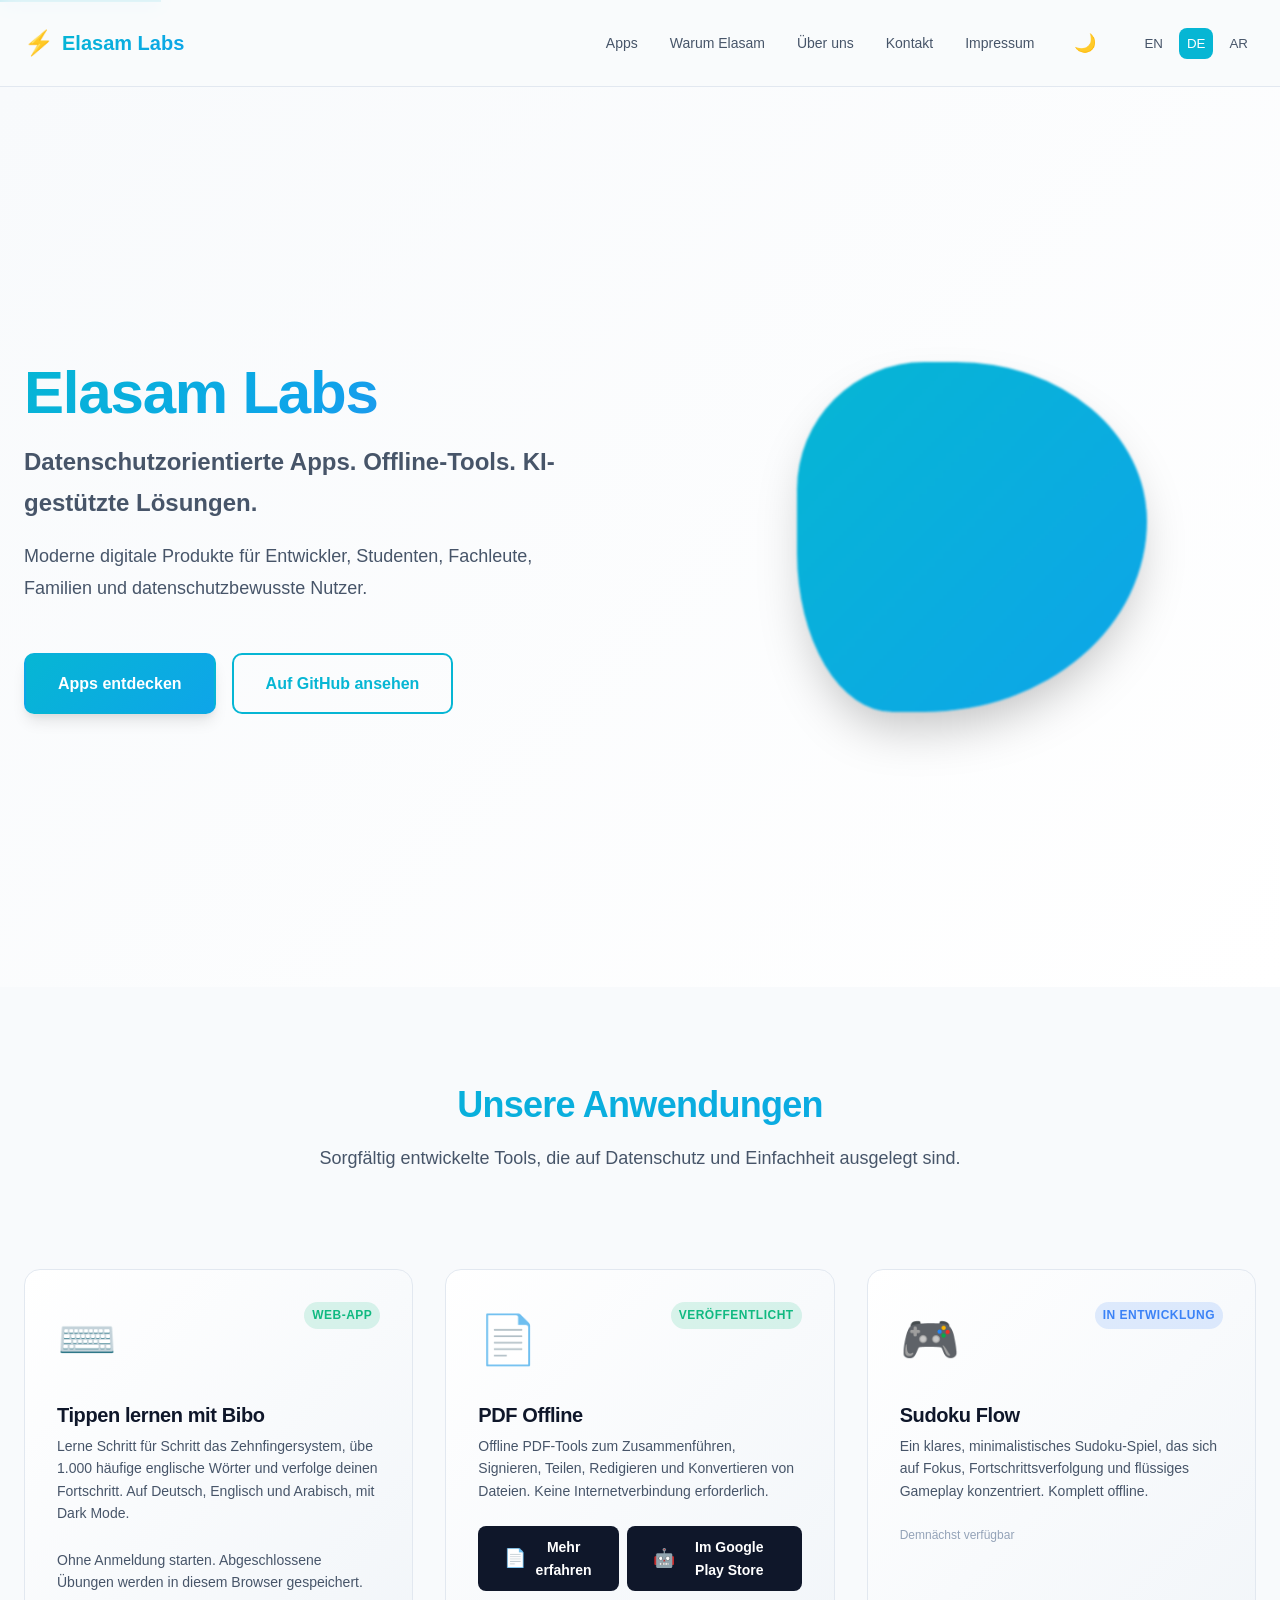
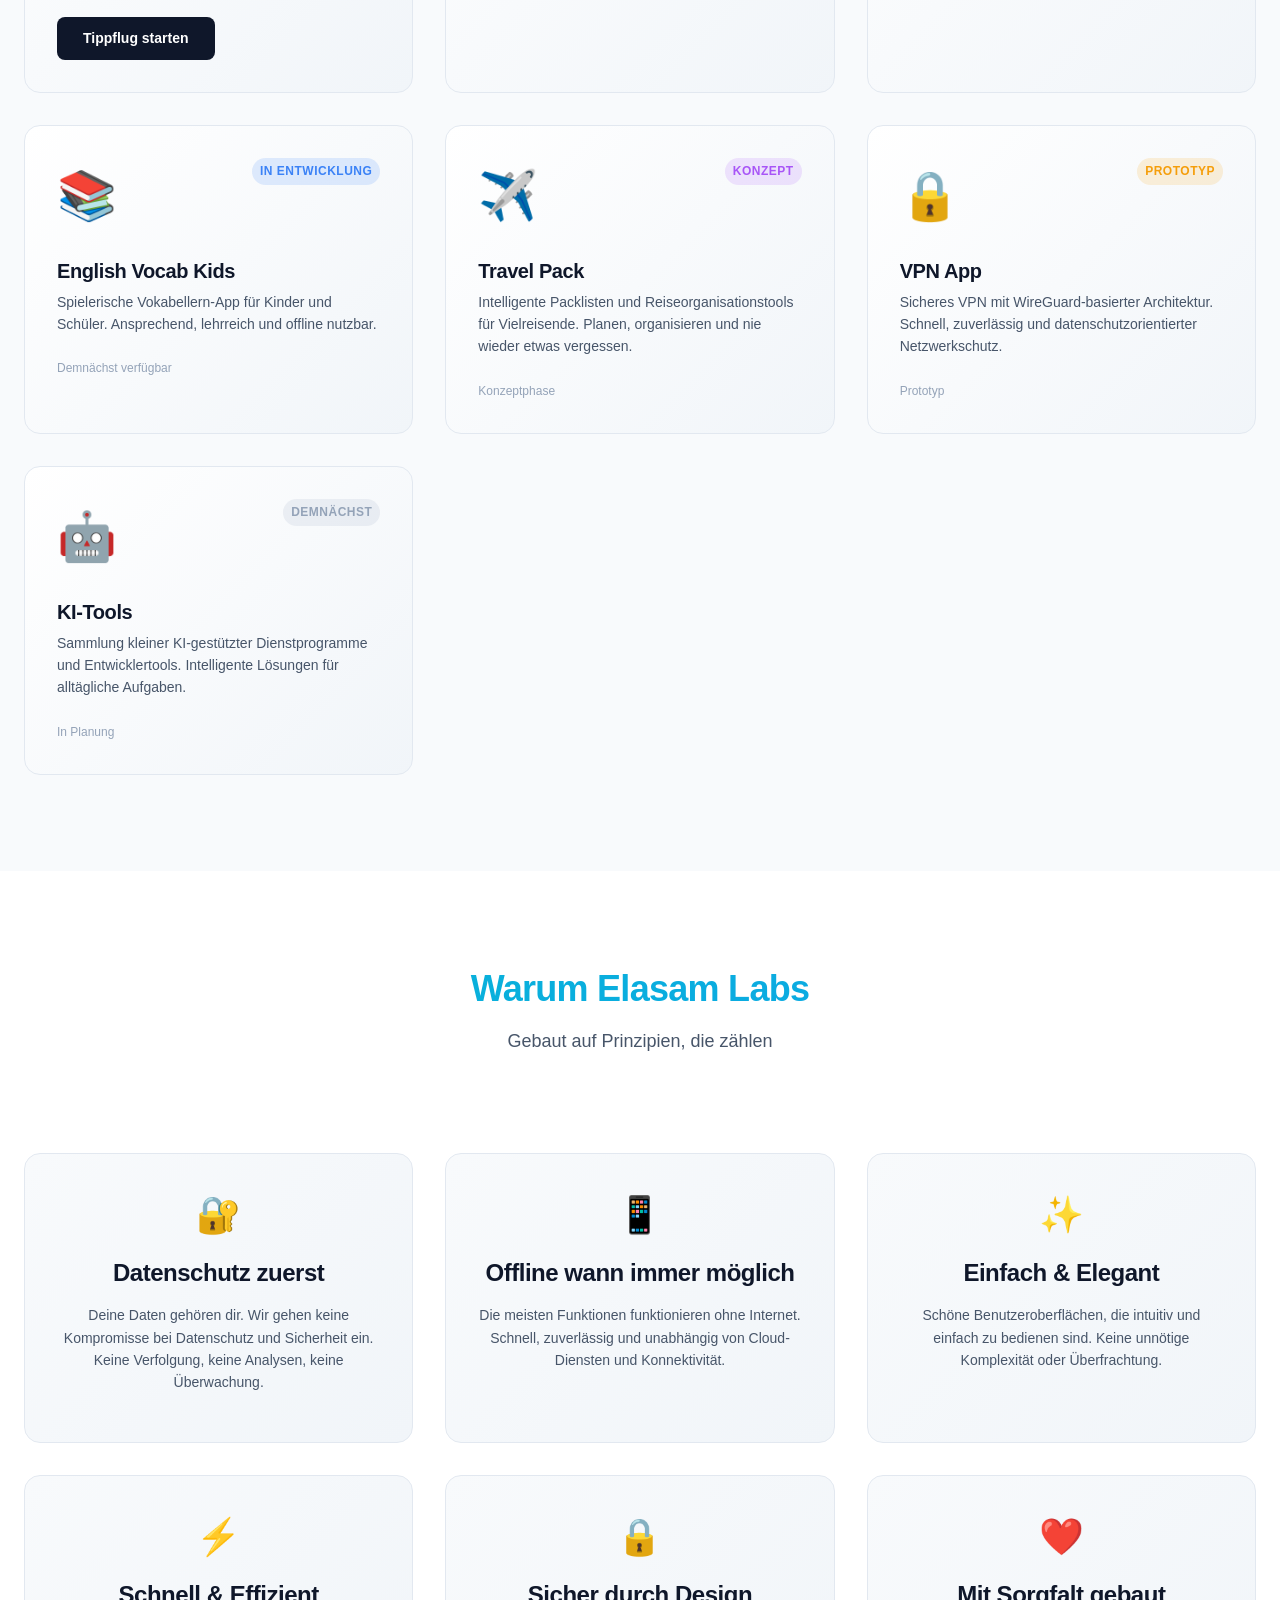
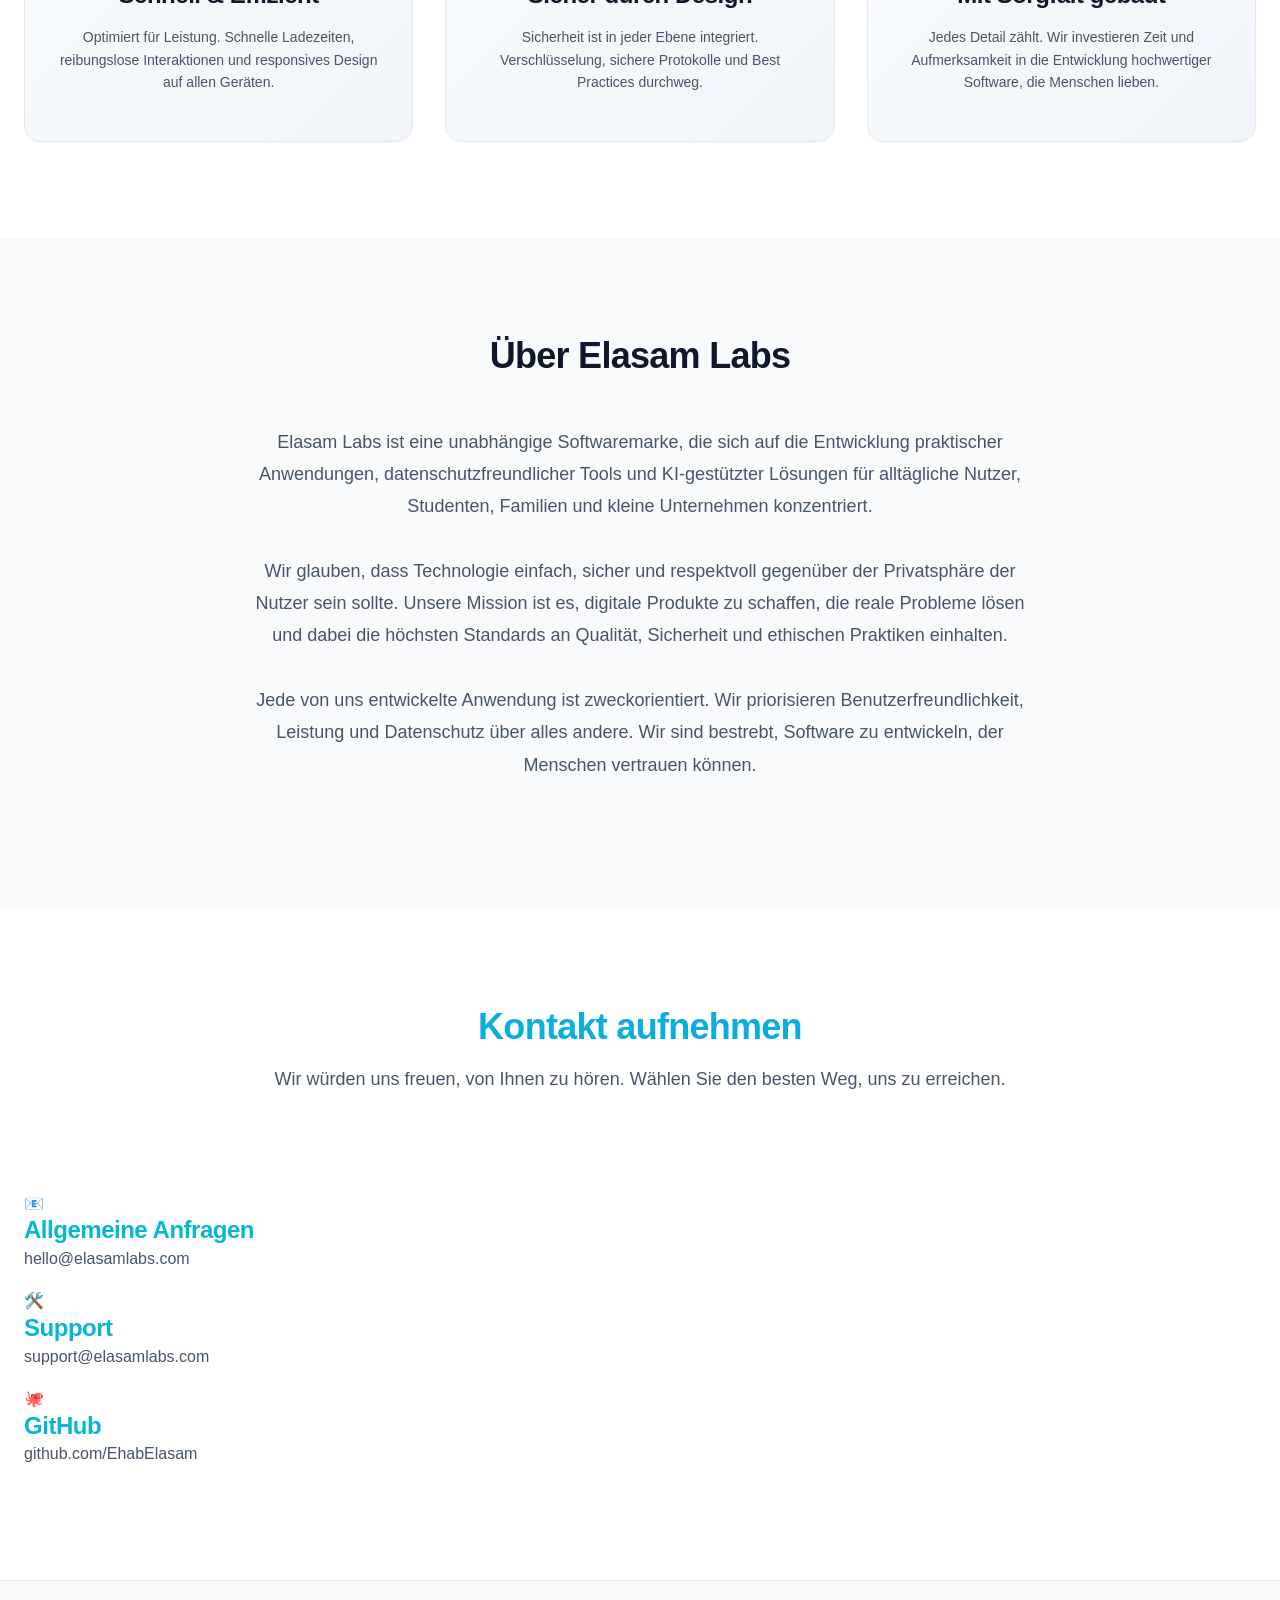
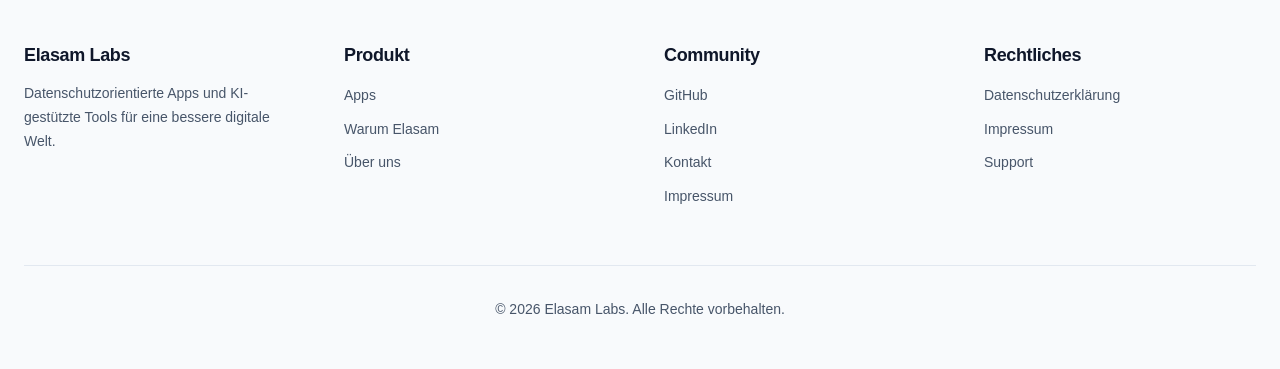
<file: index.de.html>
<!DOCTYPE html>
<html lang="de">
<head>
    <meta charset="UTF-8">
    <meta name="viewport" content="width=device-width, initial-scale=1.0">
    
    <!-- SEO & Meta Tags -->
    <meta name="description" content="Elasam Labs - Datenschutzorientierte Apps, Offline-Tools und KI-gestützte Lösungen für Entwickler, Studenten, Fachleute und Familien.">
    <meta name="keywords" content="datenschutz apps, offline software, KI tools, sichere anwendungen, datenschutz-fokus, open source">
    <meta name="author" content="Elasam Labs">
    <meta name="theme-color" content="#0f172a">
    <meta name="robots" content="index, follow">
    <meta name="language" content="German">
    
    <!-- Open Graph -->
    <meta property="og:type" content="website">
    <meta property="og:url" content="https://elasamlabs.com/">
    <meta property="og:title" content="Elasam Labs - Datenschutzorientierte Apps & KI-Tools">
    <meta property="og:description" content="Entwickelt mit Datenschutz. Erstellt mit Sinn. Moderne Apps für alltägliche Nutzer.">
    <meta property="og:image" content="https://elasamlabs.com/web-app-manifest-512x512.png">
    <meta property="og:site_name" content="Elasam Labs">
    
    <!-- Twitter Card -->
    <meta name="twitter:card" content="summary_large_image">
    <meta name="twitter:url" content="https://elasamlabs.com/">
    <meta name="twitter:title" content="Elasam Labs - Datenschutzorientierte Apps & KI-Tools">
    <meta name="twitter:description" content="Entwickelt mit Datenschutz. Erstellt mit Sinn. Moderne Apps für alltägliche Nutzer.">
    <meta name="twitter:image" content="https://elasamlabs.com/web-app-manifest-512x512.png">
    
    <!-- Favicon -->
    <link rel="icon" href="/favicon.ico">
    <link rel="icon" type="image/svg+xml" href="/favicon.svg">
    <link rel="icon" type="image/png" sizes="96x96" href="/favicon-96x96.png">

    <link rel="apple-touch-icon" sizes="180x180" href="/apple-touch-icon.png">

    <link rel="manifest" href="/site.webmanifest">
    
    <!-- Manifest -->
    <link rel="manifest" href="/site.webmanifest">
    
    <title>Elasam Labs - Datenschutzorientierte Apps & KI-gestützte Tools</title>
    <link rel="stylesheet" href="/css/styles.css">
    
    <!-- Structured Data -->
    <script type="application/ld+json">
    {
      "@context": "https://schema.org",
      "@type": "Organization",
      "name": "Elasam Labs",
      "url": "https://elasamlabs.com",
      "logo": "https://elasamlabs.com/favicon.svg",
      "description": "Datenschutzorientierte Apps, Offline-Tools und KI-gestützte Lösungen",
      "sameAs": [
        "https://github.com/EhabElasam",
        "https://linkedin.com"
      ],
      "contact": {
        "@type": "ContactPoint",
        "contactType": "Kundensupport",
        "email": "support@elasamlabs.com"
      }
    }
    </script>
</head>
<body>
    <!-- Navigation -->
    <nav class="navbar" role="navigation" aria-label="Hauptnavigation">
        <div class="container">
            <div class="nav-wrapper">
                <a href="/index.de.html" class="logo" aria-label="Elasam Labs Startseite">
                    <span class="logo-icon">⚡</span>
                    <span class="logo-text">Elasam Labs</span>
                </a>
                <button class="menu-toggle" id="menuToggle" aria-label="Navigationsmenü umschalten" aria-expanded="false">
                    <span></span>
                    <span></span>
                    <span></span>
                </button>
                <ul class="nav-menu" id="navMenu" role="menubar">
                    <li role="none"><a href="/index.de.html#apps" role="menuitem">Apps</a></li>
                    <li role="none"><a href="/index.de.html#why" role="menuitem">Warum Elasam</a></li>
                    <li role="none"><a href="/index.de.html#about" role="menuitem">Über uns</a></li>
                    <li role="none"><a href="/index.de.html#contact" role="menuitem">Kontakt</a></li>
                    <li role="none"><a href="/imprint.de.html" role="menuitem">Impressum</a></li>

                    <li role="none"><button class="theme-toggle" id="themeToggle" aria-label="Dunkel-/Hellmodus umschalten" role="menuitem">🌙</button></li>
                    <li role="none">
                        <div class="lang-switcher">
                            <button id="lang-en">EN</button>
                            <button id="lang-de" class="active">DE</button>
                            <button id="lang-ar">AR</button>
                        </div>
                    </li>
                </ul>
            </div>
        </div>
    </nav>

    <main>
        <!-- Hero Section -->
        <section class="hero" role="region" aria-label="Hero Bereich">
            <div class="container">
                <div class="hero-content">
                    <h1 class="hero-title">Elasam Labs</h1>
                    <p class="hero-subtitle">Datenschutzorientierte Apps. Offline-Tools. KI-gestützte Lösungen.</p>
                    <p class="hero-description">Moderne digitale Produkte für Entwickler, Studenten, Fachleute, Familien und datenschutzbewusste Nutzer.</p>
                    
                    <div class="hero-cta">
                        <a href="/index.de.html#apps" class="btn btn-primary">Apps entdecken</a>
                        <a href="https://github.com/EhabElasam" class="btn btn-secondary" target="_blank" rel="noopener noreferrer">Auf GitHub ansehen</a>
                    </div>
                </div>
                
                <div class="hero-visual">
                    <div class="gradient-orb"></div>
                </div>
            </div>
        </section>

        <!-- Apps Section -->
        <section class="apps" id="apps" role="region" aria-label="Unsere Anwendungen">
            <div class="container">
                <div class="section-header">
                    <h2>Unsere Anwendungen</h2>
                    <p>Sorgfältig entwickelte Tools, die auf Datenschutz und Einfachheit ausgelegt sind.</p>
                </div>
                
                <div class="apps-grid">
                <!-- Typing with Bibo -->
                <article class="app-card published" id="tippflug">
                    <div class="app-header">
                        <span class="app-icon" aria-hidden="true">⌨️</span>
                        <span class="app-badge badge-published">Web-App</span>
                    </div>
                    <h3 class="app-title" dir="ltr">Tippen lernen mit Bibo</h3>
                    <p class="app-description">Lerne Schritt für Schritt das Zehnfingersystem, übe 1.000 häufige englische Wörter und verfolge deinen Fortschritt. Auf Deutsch, Englisch und Arabisch, mit Dark Mode.</p>
                    <p class="app-description">Ohne Anmeldung starten. Abgeschlossene Übungen werden in diesem Browser gespeichert.</p>
                    <div class="app-meta">
                        <a href="https://tipp.elasamlabs.com/de" class="btn btn-app-store">
                            <span class="btn-text">Tippflug starten</span>
                        </a>
                    </div>
                </article>

                    <!-- PDF Offline -->
                    <article class="app-card published">
                        <div class="app-header">
                            <span class="app-icon" aria-hidden="true">📄</span>
                            <span class="app-badge badge-published">Veröffentlicht</span>
                        </div>
                        <h3 class="app-title">PDF Offline</h3>
                        <p class="app-description">Offline PDF-Tools zum Zusammenführen, Signieren, Teilen, Redigieren und Konvertieren von Dateien. Keine Internetverbindung erforderlich.</p>
                        <div class="app-meta">
                            <a href="/pdf-offline.de.html" class="btn btn-app-store">
                                <span class="btn-icon">📄</span>
                                <span class="btn-text">Mehr erfahren</span>
                            </a>
                            <a href="https://play.google.com/store/apps/details?id=com.pdfoffline.tools" target="_blank" rel="noopener noreferrer" class="btn btn-app-store">
                                <span class="btn-icon">🤖</span>
                                <span class="btn-text">Im Google Play Store</span>
                            </a>
                        </div>
                    </article>

                    <!-- Sudoku Flow -->
                    <article class="app-card developing">
                        <div class="app-header">
                            <span class="app-icon" aria-hidden="true">🎮</span>
                            <span class="app-badge badge-developing">In Entwicklung</span>
                        </div>
                        <h3 class="app-title">Sudoku Flow</h3>
                        <p class="app-description">Ein klares, minimalistisches Sudoku-Spiel, das sich auf Fokus, Fortschrittsverfolgung und flüssiges Gameplay konzentriert. Komplett offline.</p>
                        <div class="app-meta">
                            <span class="status">Demnächst verfügbar</span>
                        </div>
                    </article>

                    <!-- English Vocab Kids -->
                    <article class="app-card developing">
                        <div class="app-header">
                            <span class="app-icon" aria-hidden="true">📚</span>
                            <span class="app-badge badge-developing">In Entwicklung</span>
                        </div>
                        <h3 class="app-title">English Vocab Kids</h3>
                        <p class="app-description">Spielerische Vokabellern-App für Kinder und Schüler. Ansprechend, lehrreich und offline nutzbar.</p>
                        <div class="app-meta">
                            <span class="status">Demnächst verfügbar</span>
                        </div>
                    </article>

                    <!-- Travel Pack -->
                    <article class="app-card concept">
                        <div class="app-header">
                            <span class="app-icon" aria-hidden="true">✈️</span>
                            <span class="app-badge badge-concept">Konzept</span>
                        </div>
                        <h3 class="app-title">Travel Pack</h3>
                        <p class="app-description">Intelligente Packlisten und Reiseorganisationstools für Vielreisende. Planen, organisieren und nie wieder etwas vergessen.</p>
                        <div class="app-meta">
                            <span class="status">Konzeptphase</span>
                        </div>
                    </article>

                    <!-- VPN App -->
                    <article class="app-card prototype">
                        <div class="app-header">
                            <span class="app-icon" aria-hidden="true">🔒</span>
                            <span class="app-badge badge-prototype">Prototyp</span>
                        </div>
                        <h3 class="app-title">VPN App</h3>
                        <p class="app-description">Sicheres VPN mit WireGuard-basierter Architektur. Schnell, zuverlässig und datenschutzorientierter Netzwerkschutz.</p>
                        <div class="app-meta">
                            <span class="status">Prototyp</span>
                        </div>
                    </article>

                    <!-- AI Tools -->
                    <article class="app-card coming">
                        <div class="app-header">
                            <span class="app-icon" aria-hidden="true">🤖</span>
                            <span class="app-badge badge-coming">Demnächst</span>
                        </div>
                        <h3 class="app-title">KI-Tools</h3>
                        <p class="app-description">Sammlung kleiner KI-gestützter Dienstprogramme und Entwicklertools. Intelligente Lösungen für alltägliche Aufgaben.</p>
                        <div class="app-meta">
                            <span class="status">In Planung</span>
                        </div>
                    </article>
                </div>
            </div>
        </section>

        <!-- Why Elasam Section -->
        <section class="why-section" id="why" role="region" aria-label="Warum Elasam Labs wählen">
            <div class="container">
                <div class="section-header">
                    <h2>Warum Elasam Labs</h2>
                    <p>Gebaut auf Prinzipien, die zählen</p>
                </div>
                
                <div class="principles-grid">
                    <div class="principle-card">
                        <span class="principle-icon" aria-hidden="true">🔐</span>
                        <h3>Datenschutz zuerst</h3>
                        <p>Deine Daten gehören dir. Wir gehen keine Kompromisse bei Datenschutz und Sicherheit ein. Keine Verfolgung, keine Analysen, keine Überwachung.</p>
                    </div>
                    
                    <div class="principle-card">
                        <span class="principle-icon" aria-hidden="true">📱</span>
                        <h3>Offline wann immer möglich</h3>
                        <p>Die meisten Funktionen funktionieren ohne Internet. Schnell, zuverlässig und unabhängig von Cloud-Diensten und Konnektivität.</p>
                    </div>
                    
                    <div class="principle-card">
                        <span class="principle-icon" aria-hidden="true">✨</span>
                        <h3>Einfach & Elegant</h3>
                        <p>Schöne Benutzeroberflächen, die intuitiv und einfach zu bedienen sind. Keine unnötige Komplexität oder Überfrachtung.</p>
                    </div>
                    
                    <div class="principle-card">
                        <span class="principle-icon" aria-hidden="true">⚡</span>
                        <h3>Schnell & Effizient</h3>
                        <p>Optimiert für Leistung. Schnelle Ladezeiten, reibungslose Interaktionen und responsives Design auf allen Geräten.</p>
                    </div>
                    
                    <div class="principle-card">
                        <span class="principle-icon" aria-hidden="true">🔒</span>
                        <h3>Sicher durch Design</h3>
                        <p>Sicherheit ist in jeder Ebene integriert. Verschlüsselung, sichere Protokolle und Best Practices durchweg.</p>
                    </div>
                    
                    <div class="principle-card">
                        <span class="principle-icon" aria-hidden="true">❤️</span>
                        <h3>Mit Sorgfalt gebaut</h3>
                        <p>Jedes Detail zählt. Wir investieren Zeit und Aufmerksamkeit in die Entwicklung hochwertiger Software, die Menschen lieben.</p>
                    </div>
                </div>
            </div>
        </section>

        <!-- About Section -->
        <section class="about" id="about" role="region" aria-label="Über Elasam Labs">
            <div class="container">
                <div class="about-content">
                    <h2>Über Elasam Labs</h2>
                    <p>Elasam Labs ist eine unabhängige Softwaremarke, die sich auf die Entwicklung praktischer Anwendungen, datenschutzfreundlicher Tools und KI-gestützter Lösungen für alltägliche Nutzer, Studenten, Familien und kleine Unternehmen konzentriert.</p>
                    <p>Wir glauben, dass Technologie einfach, sicher und respektvoll gegenüber der Privatsphäre der Nutzer sein sollte. Unsere Mission ist es, digitale Produkte zu schaffen, die reale Probleme lösen und dabei die höchsten Standards an Qualität, Sicherheit und ethischen Praktiken einhalten.</p>
                    <p>Jede von uns entwickelte Anwendung ist zweckorientiert. Wir priorisieren Benutzerfreundlichkeit, Leistung und Datenschutz über alles andere. Wir sind bestrebt, Software zu entwickeln, der Menschen vertrauen können.</p>
                </div>
            </div>
        </section>

        <!-- Contact Section -->
        <section class="contact" id="contact" role="region" aria-label="Kontaktinformationen">
            <div class="container">
                <div class="section-header">
                    <h2>Kontakt aufnehmen</h2>
                    <p>Wir würden uns freuen, von Ihnen zu hören. Wählen Sie den besten Weg, uns zu erreichen.</p>
                </div>
                <div class="contact-options">
                    <a href="mailto:hello@elasamlabs.com" class="contact-option">
                        <span class="icon">📧</span>
                        <h3>Allgemeine Anfragen</h3>
                        <p>hello@elasamlabs.com</p>
                    </a>
                    <a href="mailto:support@elasamlabs.com" class="contact-option">
                        <span class="icon">🛠️</span>
                        <h3>Support</h3>
                        <p>support@elasamlabs.com</p>
                    </a>
                    <a href="https://github.com/EhabElasam" target="_blank" rel="noopener noreferrer" class="contact-option">
                        <span class="icon">🐙</span>
                        <h3>GitHub</h3>
                        <p>github.com/EhabElasam</p>
                    </a>
                </div>
            </div>
        </section>


    </main>

    <footer class="footer" role="contentinfo">
        <div class="container">
            <div class="footer-grid">
                <div class="footer-section">
                    <h4>Elasam Labs</h4>
                    <p>Datenschutzorientierte Apps und KI-gestützte Tools für eine bessere digitale Welt.</p>
                </div>
                
                <div class="footer-section">
                    <h4>Produkt</h4>
                    <ul>
                        <li><a href="/index.de.html#apps">Apps</a></li>
                        <li><a href="/index.de.html#why">Warum Elasam</a></li>
                        <li><a href="/index.de.html#about">Über uns</a></li>
                    </ul>
                </div>
                
                <div class="footer-section">
                    <h4>Community</h4>
                    <ul>
                        <li><a href="https://github.com/EhabElasam" target="_blank" rel="noopener noreferrer">GitHub</a></li>
                        <li><a href="https://linkedin.com" target="_blank" rel="noopener noreferrer">LinkedIn</a></li>
                        <li><a href="/index.de.html#contact">Kontakt</a></li>
                        <li><a href="/imprint.de.html">Impressum</a></li>
                    </ul>
                </div>
                
                <div class="footer-section">
                    <h4>Rechtliches</h4>
                    <ul>
                        <li><a href="/privacy.html">Datenschutzerklärung</a></li>
                        <li><a href="/imprint.de.html">Impressum</a></li>
                        <li><a href="/support.html">Support</a></li>
                    </ul>
                </div>
            </div>
            <div class="footer-bottom">
                <p>&copy; 2026 Elasam Labs. Alle Rechte vorbehalten.</p>
            </div>
        </div>
    </footer>

    <script src="/js/main.js"></script>
</body>
</html>
</file>
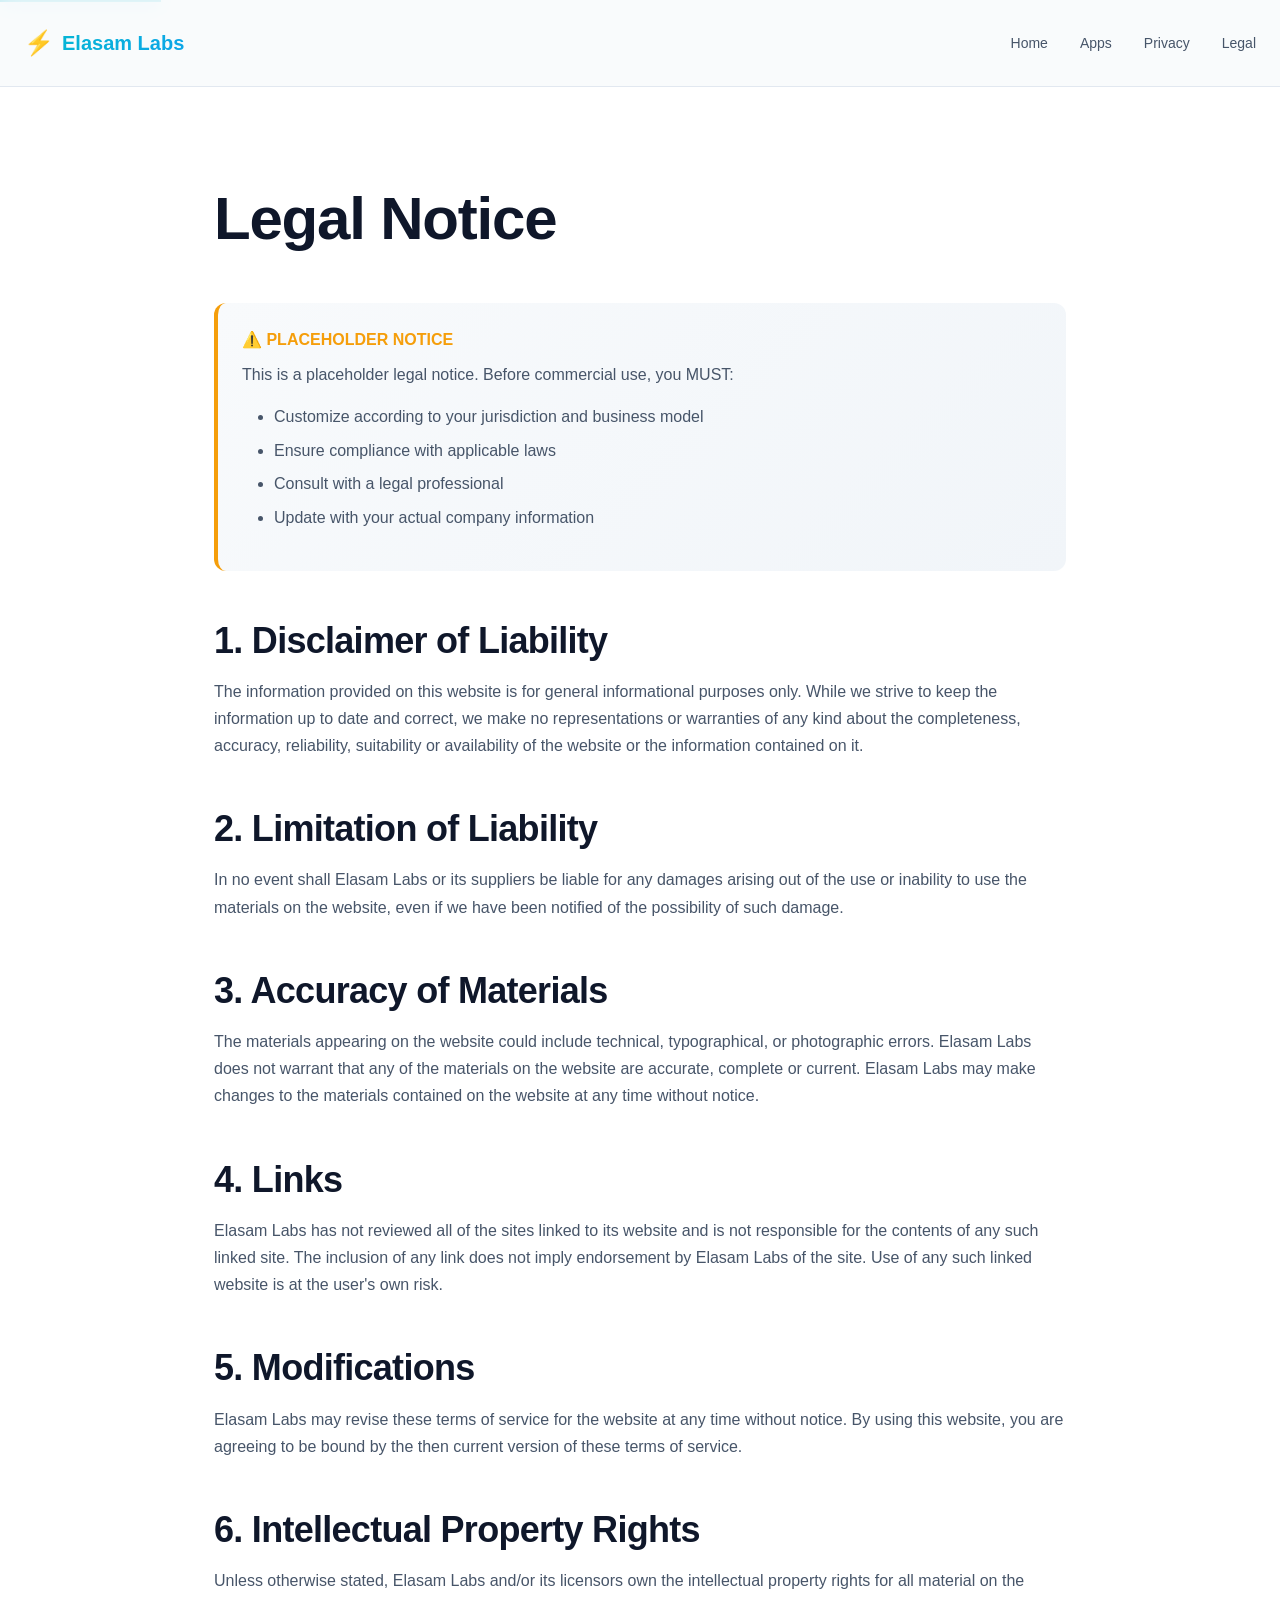
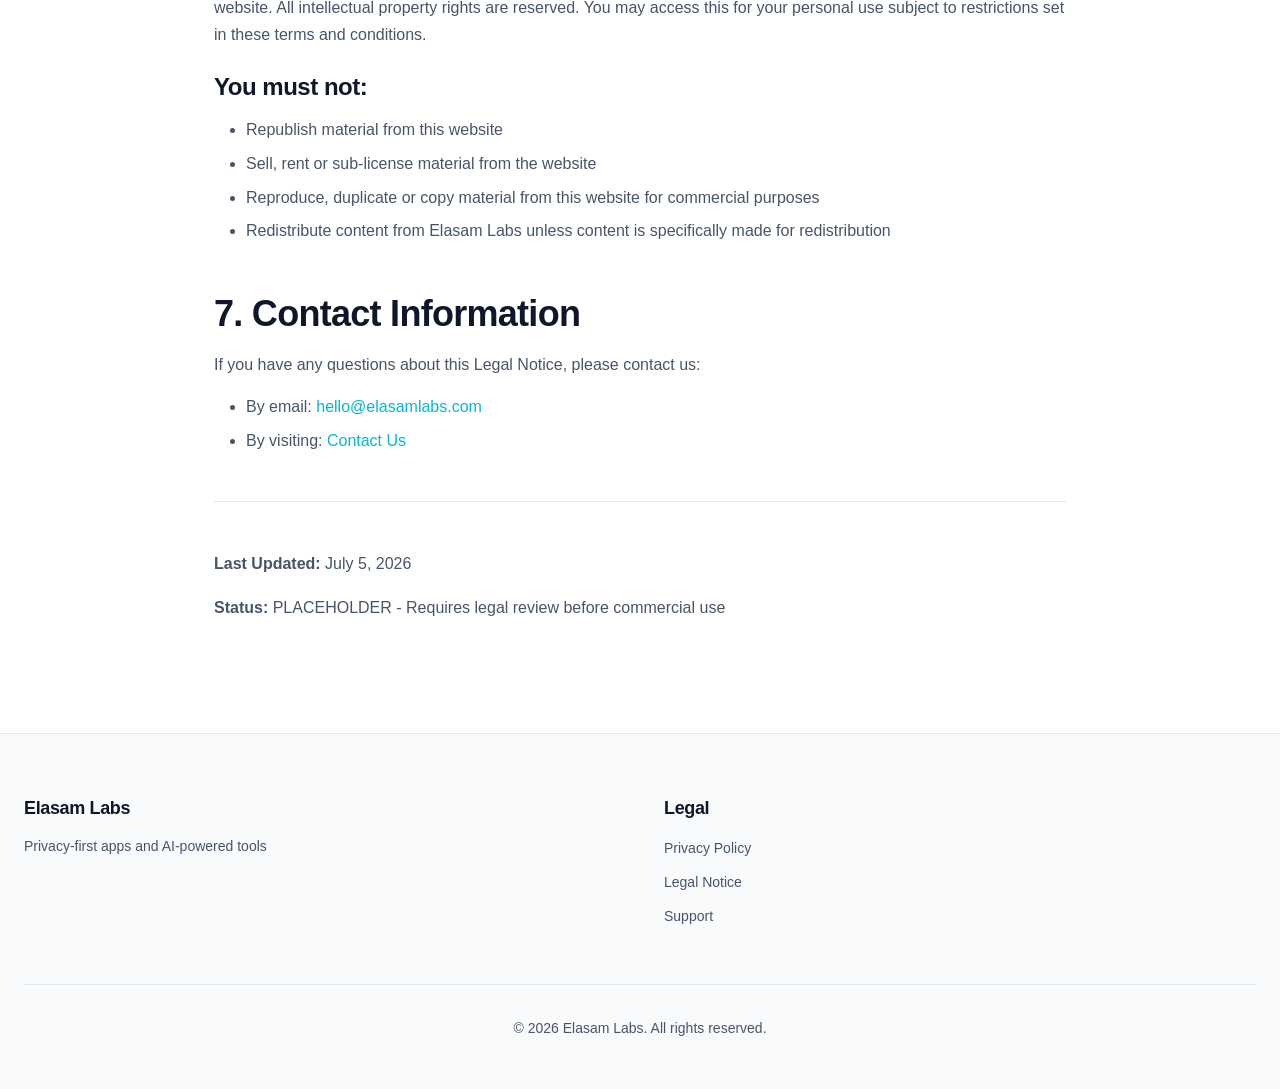
<file: legal.html>
<!DOCTYPE html>
<html lang="en">
<head>
    <meta charset="UTF-8">
    <meta name="viewport" content="width=device-width, initial-scale=1.0">
    <meta name="description" content="Legal Notice - Elasam Labs">
    <meta name="robots" content="index, follow">
    <title>Legal Notice - Elasam Labs</title>
    <link rel="stylesheet" href="/css/styles.css">
    <style>
        .legal-page {
            max-width: 900px;
            margin: 0 auto;
            padding: var(--spacing-4xl) 0;
        }
        
        .legal-page h1 {
            margin-bottom: var(--spacing-2xl);
        }
        
        .legal-page h2 {
            margin-top: var(--spacing-2xl);
            margin-bottom: var(--spacing-md);
        }
        
        .legal-page h3 {
            margin-top: var(--spacing-lg);
            margin-bottom: var(--spacing-md);
        }
        
        .legal-page ul, .legal-page ol {
            margin-left: var(--spacing-xl);
            margin-bottom: var(--spacing-md);
        }
        
        .legal-page li {
            margin-bottom: var(--spacing-sm);
            color: var(--text-secondary);
        }
        
        .legal-notice {
            background: linear-gradient(135deg, var(--bg-secondary), var(--bg-tertiary));
            border-left: 4px solid var(--warning);
            padding: var(--spacing-lg);
            margin-bottom: var(--spacing-2xl);
            border-radius: 12px;
            backdrop-filter: blur(10px);
        }
        
        .legal-notice strong {
            color: var(--warning);
            display: block;
            margin-bottom: var(--spacing-sm);
        }
        
        .legal-notice ul {
            margin-left: var(--spacing-xl);
        }
        
        hr {
            margin: var(--spacing-2xl) 0;
            border: none;
            border-top: 1px solid var(--border-color);
        }
    </style>
</head>
<body>
    <nav class="navbar" role="navigation" aria-label="Main navigation">
        <div class="container">
            <div class="nav-wrapper">
                <a href="/" class="logo" aria-label="Elasam Labs Home">
                    <span class="logo-icon">⚡</span>
                    <span class="logo-text">Elasam Labs</span>
                </a>
                <ul class="nav-menu">
                    <li><a href="/">Home</a></li>
                    <li><a href="/#apps">Apps</a></li>
                    <li><a href="/privacy.html">Privacy</a></li>
                    <li><a href="/legal.html">Legal</a></li>
                </ul>
            </div>
        </div>
    </nav>

    <section class="legal-page">
        <div class="container">
            <h1>Legal Notice</h1>
            
            <div class="legal-notice">
                <strong>⚠️ PLACEHOLDER NOTICE</strong>
                <p>This is a placeholder legal notice. Before commercial use, you MUST:</p>
                <ul>
                    <li>Customize according to your jurisdiction and business model</li>
                    <li>Ensure compliance with applicable laws</li>
                    <li>Consult with a legal professional</li>
                    <li>Update with your actual company information</li>
                </ul>
            </div>

            <h2>1. Disclaimer of Liability</h2>
            <p>The information provided on this website is for general informational purposes only. While we strive to keep the information up to date and correct, we make no representations or warranties of any kind about the completeness, accuracy, reliability, suitability or availability of the website or the information contained on it.</p>

            <h2>2. Limitation of Liability</h2>
            <p>In no event shall Elasam Labs or its suppliers be liable for any damages arising out of the use or inability to use the materials on the website, even if we have been notified of the possibility of such damage.</p>

            <h2>3. Accuracy of Materials</h2>
            <p>The materials appearing on the website could include technical, typographical, or photographic errors. Elasam Labs does not warrant that any of the materials on the website are accurate, complete or current. Elasam Labs may make changes to the materials contained on the website at any time without notice.</p>

            <h2>4. Links</h2>
            <p>Elasam Labs has not reviewed all of the sites linked to its website and is not responsible for the contents of any such linked site. The inclusion of any link does not imply endorsement by Elasam Labs of the site. Use of any such linked website is at the user's own risk.</p>

            <h2>5. Modifications</h2>
            <p>Elasam Labs may revise these terms of service for the website at any time without notice. By using this website, you are agreeing to be bound by the then current version of these terms of service.</p>

            <h2>6. Intellectual Property Rights</h2>
            <p>Unless otherwise stated, Elasam Labs and/or its licensors own the intellectual property rights for all material on the website. All intellectual property rights are reserved. You may access this for your personal use subject to restrictions set in these terms and conditions.</p>

            <h3>You must not:</h3>
            <ul>
                <li>Republish material from this website</li>
                <li>Sell, rent or sub-license material from the website</li>
                <li>Reproduce, duplicate or copy material from this website for commercial purposes</li>
                <li>Redistribute content from Elasam Labs unless content is specifically made for redistribution</li>
            </ul>

            <h2>7. Contact Information</h2>
            <p>If you have any questions about this Legal Notice, please contact us:</p>
            <ul>
                <li>By email: <a href="mailto:hello@elasamlabs.com">hello@elasamlabs.com</a></li>
                <li>By visiting: <a href="/#contact">Contact Us</a></li>
            </ul>

            <hr>
            <p><strong>Last Updated:</strong> July 5, 2026</p>
            <p><strong>Status:</strong> PLACEHOLDER - Requires legal review before commercial use</p>
        </div>
    </section>

    <footer class="footer" role="contentinfo">
        <div class="container">
            <div class="footer-grid">
                <div class="footer-section">
                    <h4>Elasam Labs</h4>
                    <p>Privacy-first apps and AI-powered tools</p>
                </div>
                <div class="footer-section">
                    <h4>Legal</h4>
                    <ul>
                        <li><a href="/privacy.html">Privacy Policy</a></li>
                        <li><a href="/legal.html">Legal Notice</a></li>
                        <li><a href="/support.html">Support</a></li>
                    </ul>
                </div>
            </div>
            <div class="footer-bottom">
                <p>&copy; 2026 Elasam Labs. All rights reserved.</p>
            </div>
        </div>
    </footer>

    <script src="/js/main.js"></script>
</body>
</html>
</file>
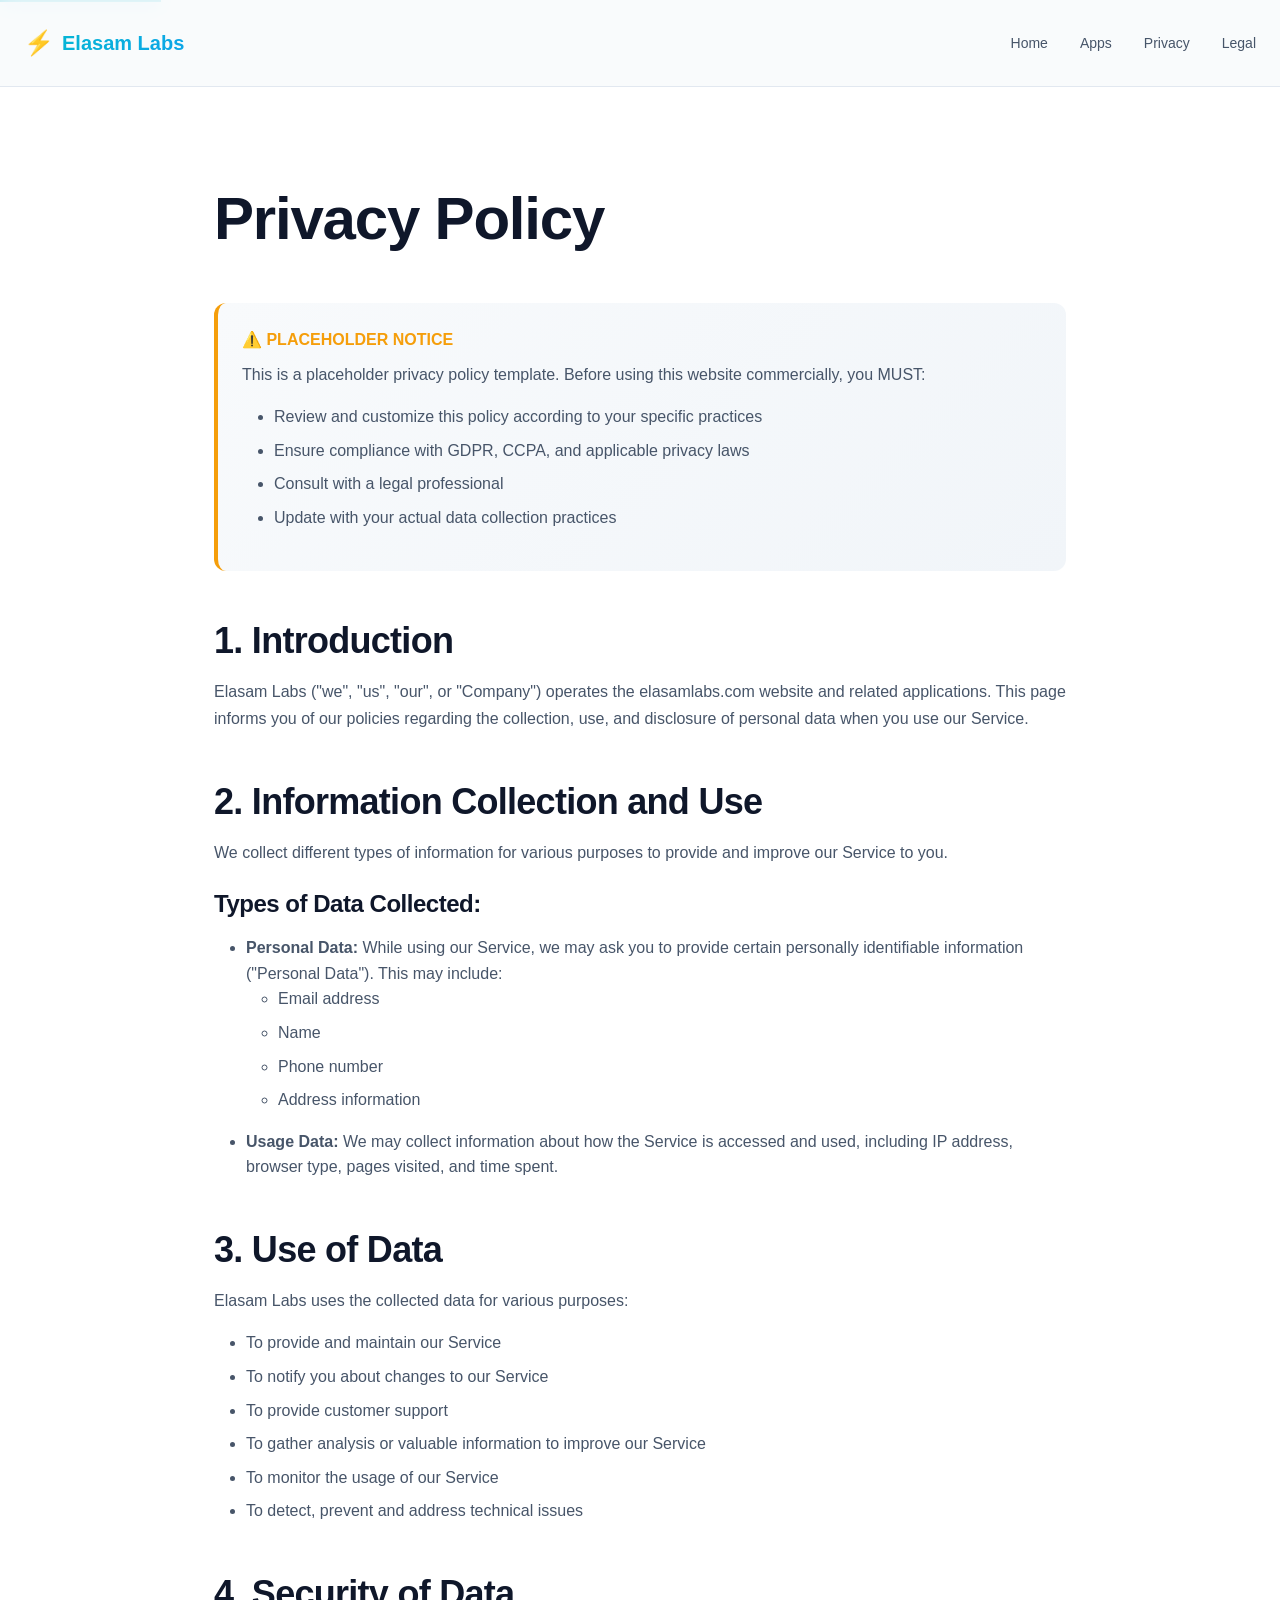
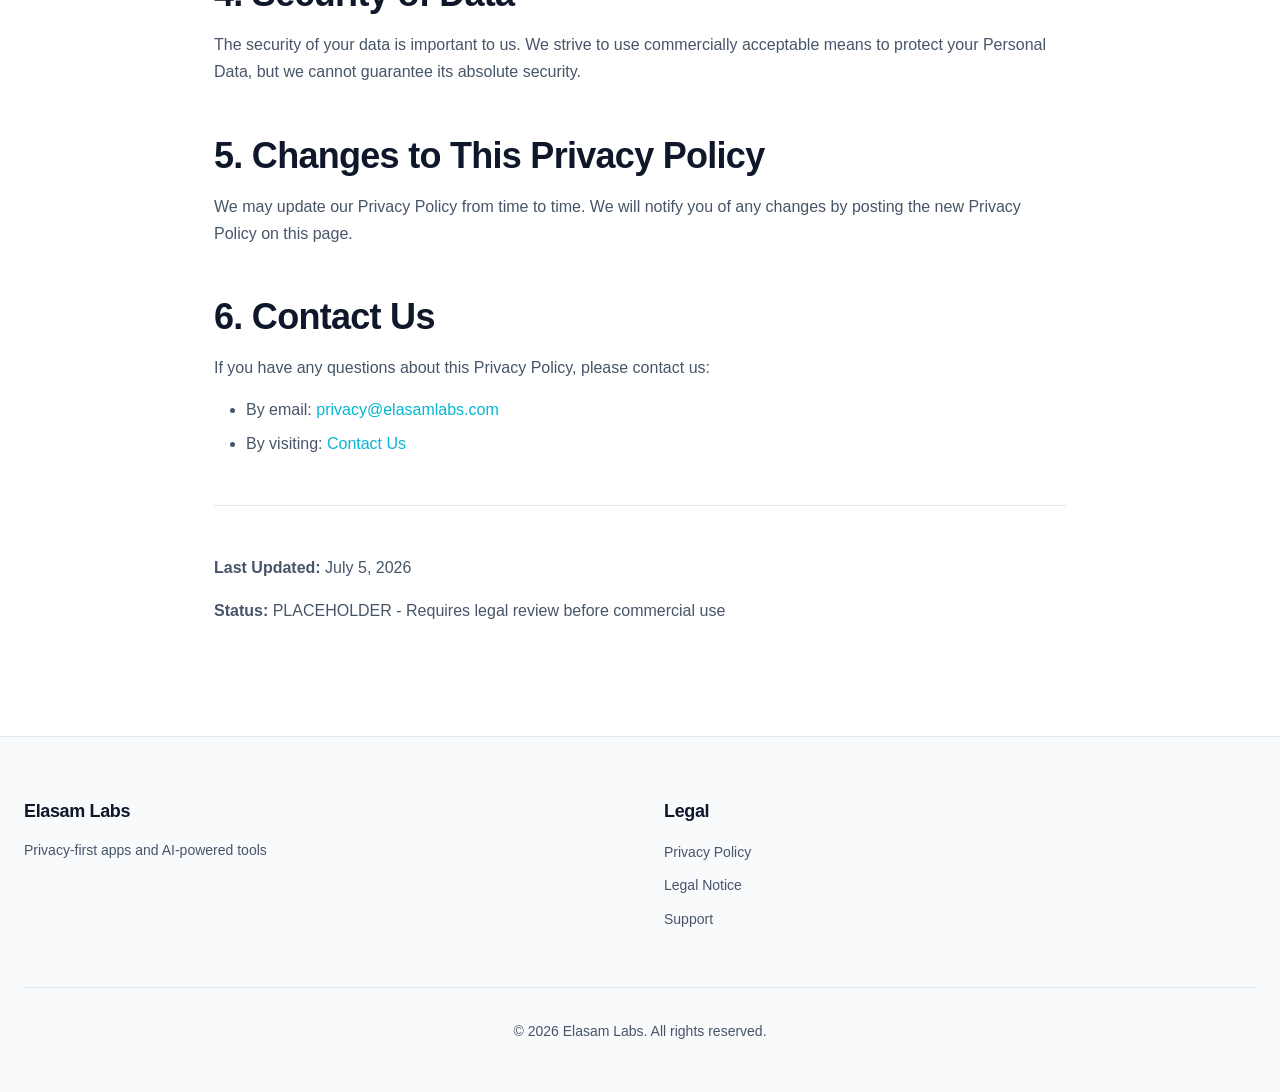
<file: privacy.html>
<!DOCTYPE html>
<html lang="en">
<head>
    <meta charset="UTF-8">
    <meta name="viewport" content="width=device-width, initial-scale=1.0">
    <meta name="description" content="Privacy Policy - Elasam Labs">
    <meta name="robots" content="index, follow">
    <title>Privacy Policy - Elasam Labs</title>
    <link rel="stylesheet" href="/css/styles.css">
    <style>
        .legal-page {
            max-width: 900px;
            margin: 0 auto;
            padding: var(--spacing-4xl) 0;
        }
        
        .legal-page h1 {
            margin-bottom: var(--spacing-2xl);
        }
        
        .legal-page h2 {
            margin-top: var(--spacing-2xl);
            margin-bottom: var(--spacing-md);
        }
        
        .legal-page h3 {
            margin-top: var(--spacing-lg);
            margin-bottom: var(--spacing-md);
        }
        
        .legal-page ul, .legal-page ol {
            margin-left: var(--spacing-xl);
            margin-bottom: var(--spacing-md);
        }
        
        .legal-page li {
            margin-bottom: var(--spacing-sm);
            color: var(--text-secondary);
        }
        
        .legal-notice {
            background: linear-gradient(135deg, var(--bg-secondary), var(--bg-tertiary));
            border-left: 4px solid var(--warning);
            padding: var(--spacing-lg);
            margin-bottom: var(--spacing-2xl);
            border-radius: 12px;
            backdrop-filter: blur(10px);
        }
        
        .legal-notice strong {
            color: var(--warning);
            display: block;
            margin-bottom: var(--spacing-sm);
        }
        
        .legal-notice ul {
            margin-left: var(--spacing-xl);
        }
        
        hr {
            margin: var(--spacing-2xl) 0;
            border: none;
            border-top: 1px solid var(--border-color);
        }
    </style>
</head>
<body>
    <nav class="navbar" role="navigation" aria-label="Main navigation">
        <div class="container">
            <div class="nav-wrapper">
                <a href="/" class="logo" aria-label="Elasam Labs Home">
                    <span class="logo-icon">⚡</span>
                    <span class="logo-text">Elasam Labs</span>
                </a>
                <ul class="nav-menu">
                    <li><a href="/">Home</a></li>
                    <li><a href="/#apps">Apps</a></li>
                    <li><a href="/privacy.html">Privacy</a></li>
                    <li><a href="/legal.html">Legal</a></li>
                </ul>
            </div>
        </div>
    </nav>

    <section class="legal-page">
        <div class="container">
            <h1>Privacy Policy</h1>
            
            <div class="legal-notice">
                <strong>⚠️ PLACEHOLDER NOTICE</strong>
                <p>This is a placeholder privacy policy template. Before using this website commercially, you MUST:</p>
                <ul>
                    <li>Review and customize this policy according to your specific practices</li>
                    <li>Ensure compliance with GDPR, CCPA, and applicable privacy laws</li>
                    <li>Consult with a legal professional</li>
                    <li>Update with your actual data collection practices</li>
                </ul>
            </div>

            <h2>1. Introduction</h2>
            <p>Elasam Labs ("we", "us", "our", or "Company") operates the elasamlabs.com website and related applications. This page informs you of our policies regarding the collection, use, and disclosure of personal data when you use our Service.</p>

            <h2>2. Information Collection and Use</h2>
            <p>We collect different types of information for various purposes to provide and improve our Service to you.</p>

            <h3>Types of Data Collected:</h3>
            <ul>
                <li><strong>Personal Data:</strong> While using our Service, we may ask you to provide certain personally identifiable information ("Personal Data"). This may include:
                    <ul>
                        <li>Email address</li>
                        <li>Name</li>
                        <li>Phone number</li>
                        <li>Address information</li>
                    </ul>
                </li>
                <li><strong>Usage Data:</strong> We may collect information about how the Service is accessed and used, including IP address, browser type, pages visited, and time spent.</li>
            </ul>

            <h2>3. Use of Data</h2>
            <p>Elasam Labs uses the collected data for various purposes:</p>
            <ul>
                <li>To provide and maintain our Service</li>
                <li>To notify you about changes to our Service</li>
                <li>To provide customer support</li>
                <li>To gather analysis or valuable information to improve our Service</li>
                <li>To monitor the usage of our Service</li>
                <li>To detect, prevent and address technical issues</li>
            </ul>

            <h2>4. Security of Data</h2>
            <p>The security of your data is important to us. We strive to use commercially acceptable means to protect your Personal Data, but we cannot guarantee its absolute security.</p>

            <h2>5. Changes to This Privacy Policy</h2>
            <p>We may update our Privacy Policy from time to time. We will notify you of any changes by posting the new Privacy Policy on this page.</p>

            <h2>6. Contact Us</h2>
            <p>If you have any questions about this Privacy Policy, please contact us:</p>
            <ul>
                <li>By email: <a href="mailto:privacy@elasamlabs.com">privacy@elasamlabs.com</a></li>
                <li>By visiting: <a href="/#contact">Contact Us</a></li>
            </ul>

            <hr>
            <p><strong>Last Updated:</strong> July 5, 2026</p>
            <p><strong>Status:</strong> PLACEHOLDER - Requires legal review before commercial use</p>
        </div>
    </section>

    <footer class="footer" role="contentinfo">
        <div class="container">
            <div class="footer-grid">
                <div class="footer-section">
                    <h4>Elasam Labs</h4>
                    <p>Privacy-first apps and AI-powered tools</p>
                </div>
                <div class="footer-section">
                    <h4>Legal</h4>
                    <ul>
                        <li><a href="/privacy.html">Privacy Policy</a></li>
                        <li><a href="/legal.html">Legal Notice</a></li>
                        <li><a href="/support.html">Support</a></li>
                    </ul>
                </div>
            </div>
            <div class="footer-bottom">
                <p>&copy; 2026 Elasam Labs. All rights reserved.</p>
            </div>
        </div>
    </footer>

    <script src="/js/main.js"></script>
</body>
</html>
</file>
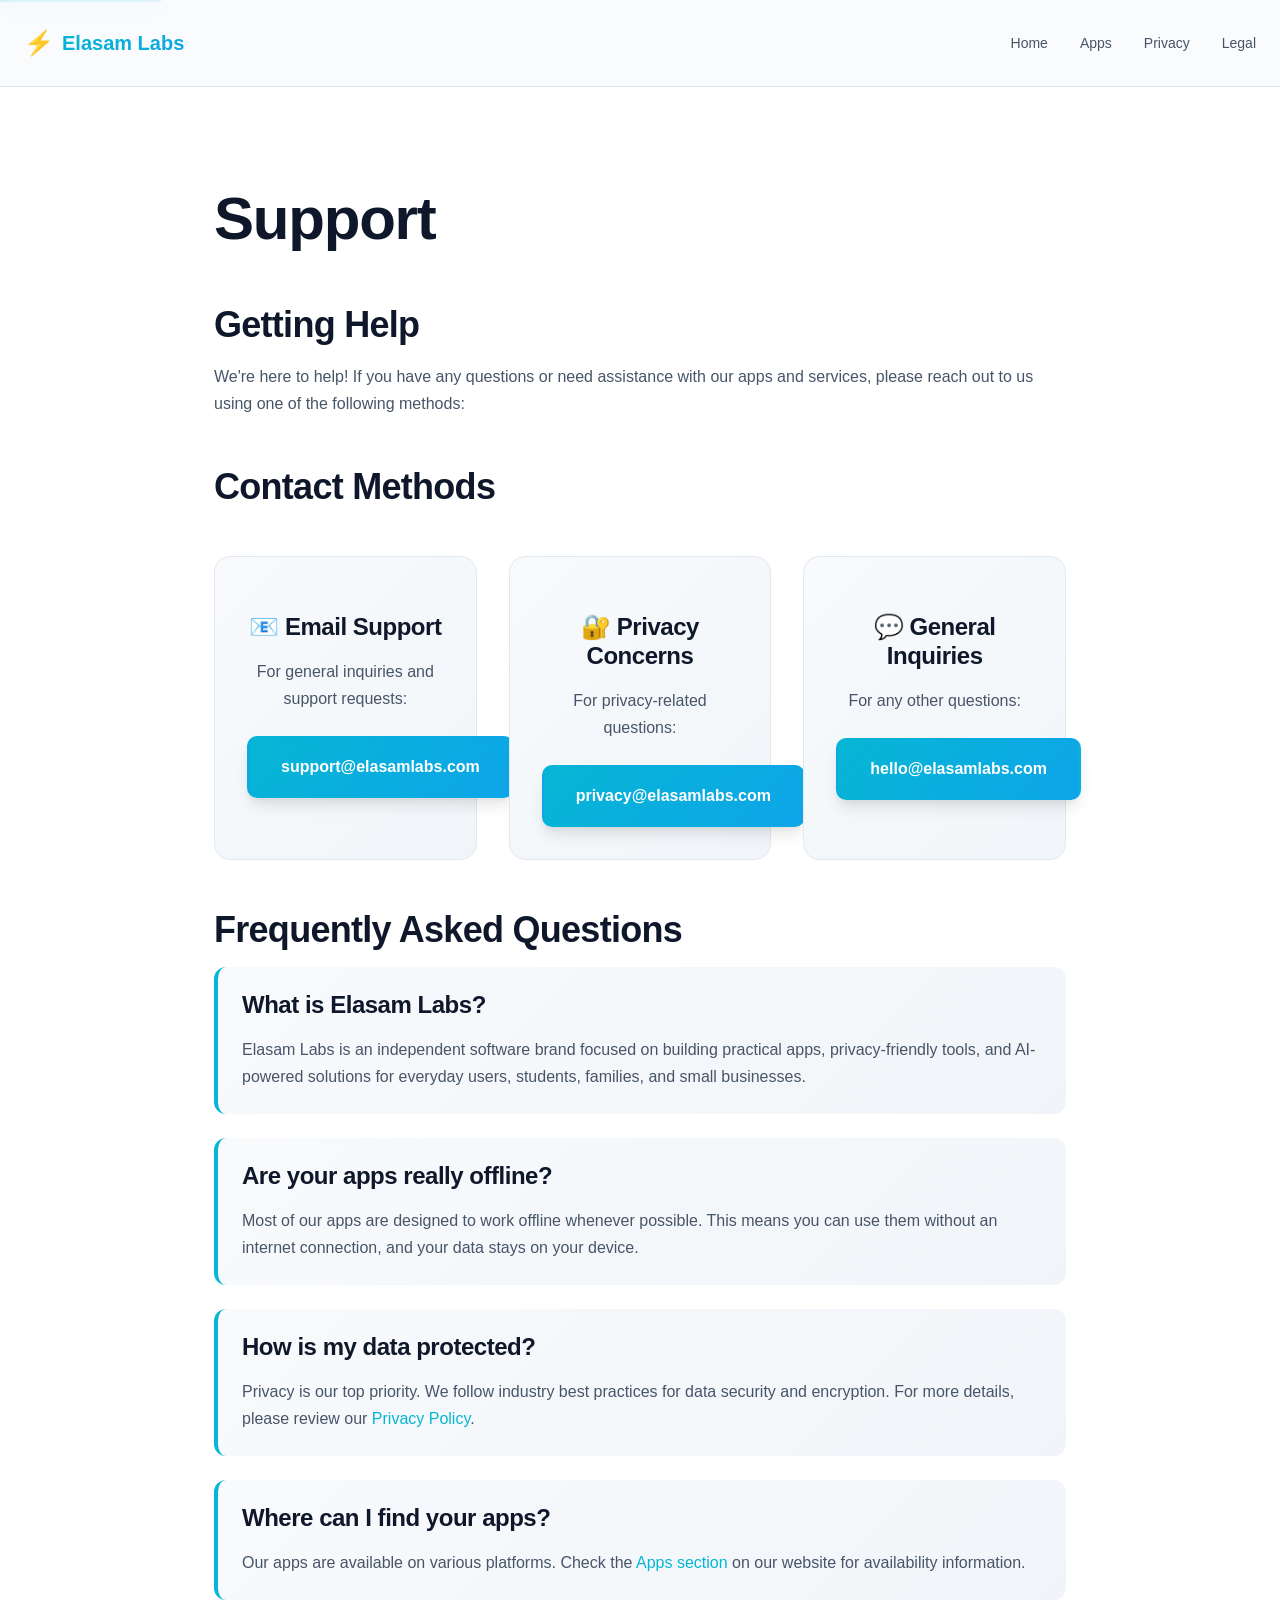
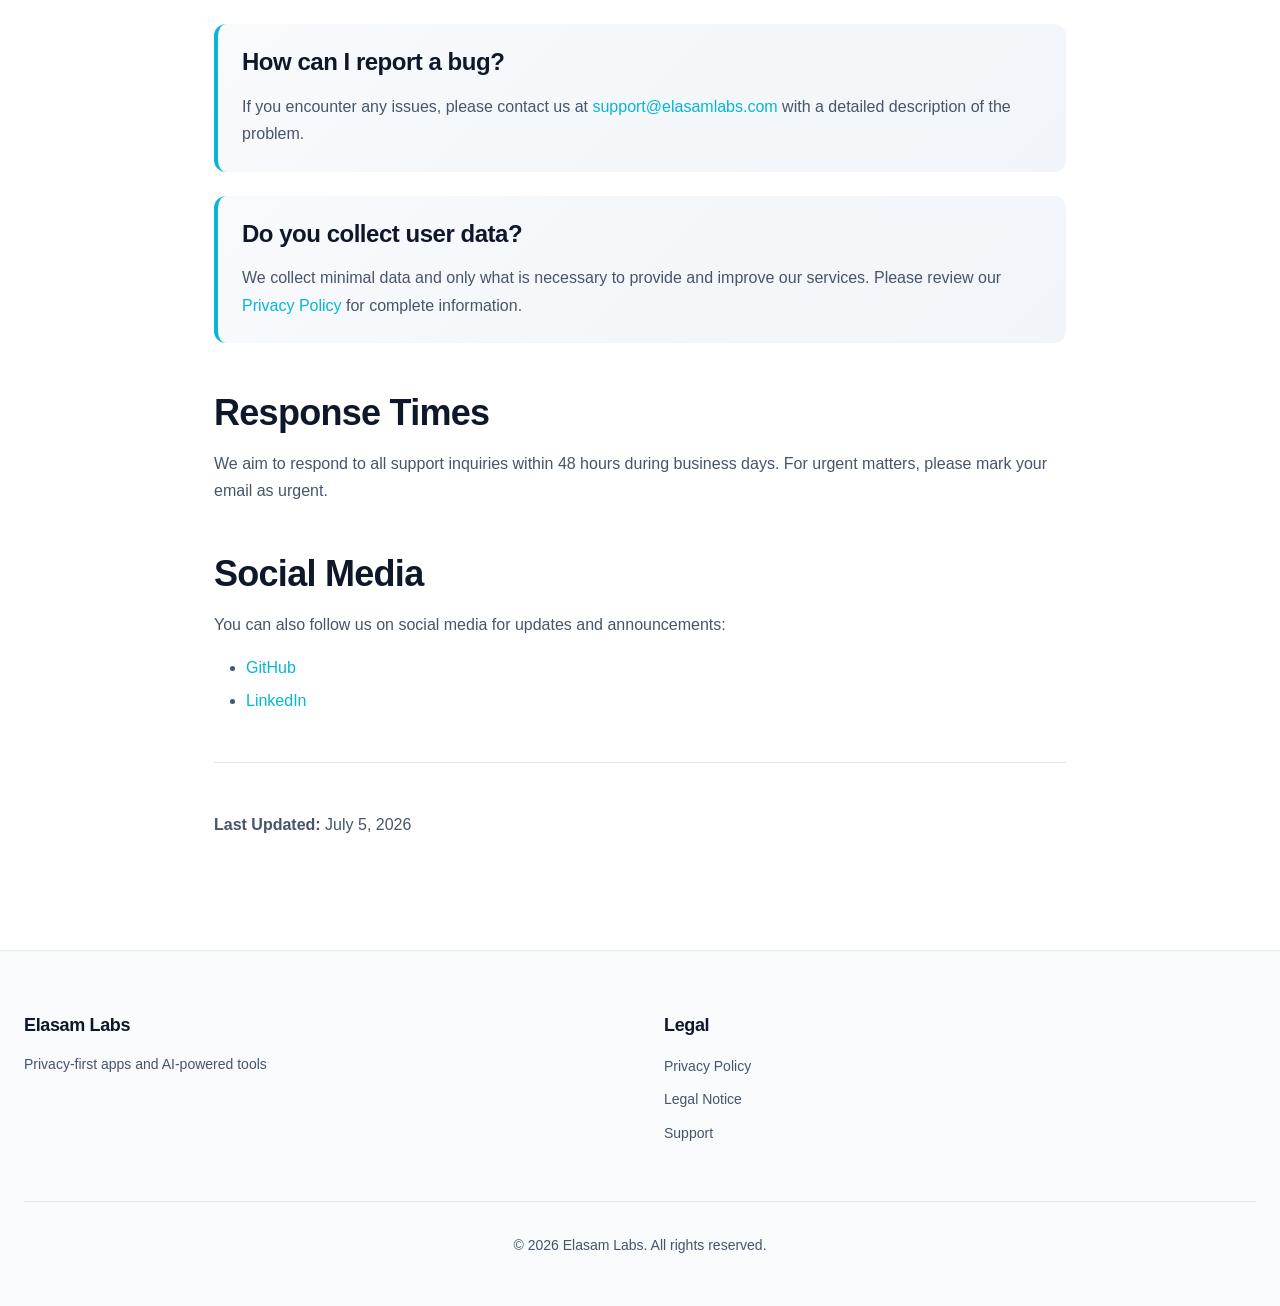
<file: support.html>
<!DOCTYPE html>
<html lang="en">
<head>
    <meta charset="UTF-8">
    <meta name="viewport" content="width=device-width, initial-scale=1.0">
    <meta name="description" content="Support - Elasam Labs">
    <meta name="robots" content="index, follow">
    <title>Support - Elasam Labs</title>
    <link rel="stylesheet" href="/css/styles.css">
    <style>
        .support-page {
            max-width: 900px;
            margin: 0 auto;
            padding: var(--spacing-4xl) 0;
        }
        
        .support-page h1 {
            margin-bottom: var(--spacing-2xl);
        }
        
        .support-page h2 {
            margin-top: var(--spacing-2xl);
            margin-bottom: var(--spacing-md);
        }
        
        .support-page h3 {
            margin-top: var(--spacing-lg);
            margin-bottom: var(--spacing-md);
        }
        
        .support-page ul, .support-page ol {
            margin-left: var(--spacing-xl);
            margin-bottom: var(--spacing-md);
        }
        
        .support-page li {
            margin-bottom: var(--spacing-sm);
            color: var(--text-secondary);
        }
        
        .support-cards {
            display: grid;
            grid-template-columns: repeat(auto-fit, minmax(250px, 1fr));
            gap: var(--spacing-xl);
            margin: var(--spacing-2xl) 0;
        }
        
        .support-card {
            background: linear-gradient(135deg, var(--bg-secondary), var(--bg-tertiary));
            border: 1px solid var(--border-color);
            border-radius: 16px;
            padding: var(--spacing-xl);
            text-align: center;
            backdrop-filter: blur(10px);
            transition: all var(--transition-base);
        }
        
        .support-card:hover {
            transform: translateY(-8px);
            box-shadow: var(--shadow-lg);
            border-color: var(--accent-primary);
        }
        
        .support-card h3 {
            margin-bottom: var(--spacing-md);
        }
        
        .support-card p {
            margin-bottom: var(--spacing-lg);
            color: var(--text-secondary);
        }
        
        .support-card .btn {
            display: inline-block;
        }
        
        .faq-item {
            background: linear-gradient(135deg, var(--bg-secondary), var(--bg-tertiary));
            border-left: 4px solid var(--accent-primary);
            padding: var(--spacing-lg);
            margin-bottom: var(--spacing-lg);
            border-radius: 12px;
            backdrop-filter: blur(10px);
        }
        
        .faq-item h3 {
            margin-top: 0;
            color: var(--text-primary);
        }
        
        .faq-item p {
            margin-bottom: 0;
            color: var(--text-secondary);
        }
        
        hr {
            margin: var(--spacing-2xl) 0;
            border: none;
            border-top: 1px solid var(--border-color);
        }
    </style>
</head>
<body>
    <nav class="navbar" role="navigation" aria-label="Main navigation">
        <div class="container">
            <div class="nav-wrapper">
                <a href="/" class="logo" aria-label="Elasam Labs Home">
                    <span class="logo-icon">⚡</span>
                    <span class="logo-text">Elasam Labs</span>
                </a>
                <ul class="nav-menu">
                    <li><a href="/">Home</a></li>
                    <li><a href="/#apps">Apps</a></li>
                    <li><a href="/privacy.html">Privacy</a></li>
                    <li><a href="/legal.html">Legal</a></li>
                </ul>
            </div>
        </div>
    </nav>

    <section class="support-page">
        <div class="container">
            <h1>Support</h1>
            
            <h2>Getting Help</h2>
            <p>We're here to help! If you have any questions or need assistance with our apps and services, please reach out to us using one of the following methods:</p>

            <h2>Contact Methods</h2>
            
            <div class="support-cards">
                <div class="support-card">
                    <h3>📧 Email Support</h3>
                    <p>For general inquiries and support requests:</p>
                    <a href="mailto:support@elasamlabs.com" class="btn btn-primary">support@elasamlabs.com</a>
                </div>

                <div class="support-card">
                    <h3>🔐 Privacy Concerns</h3>
                    <p>For privacy-related questions:</p>
                    <a href="mailto:privacy@elasamlabs.com" class="btn btn-primary">privacy@elasamlabs.com</a>
                </div>

                <div class="support-card">
                    <h3>💬 General Inquiries</h3>
                    <p>For any other questions:</p>
                    <a href="mailto:hello@elasamlabs.com" class="btn btn-primary">hello@elasamlabs.com</a>
                </div>
            </div>

            <h2>Frequently Asked Questions</h2>

            <div class="faq-item">
                <h3>What is Elasam Labs?</h3>
                <p>Elasam Labs is an independent software brand focused on building practical apps, privacy-friendly tools, and AI-powered solutions for everyday users, students, families, and small businesses.</p>
            </div>

            <div class="faq-item">
                <h3>Are your apps really offline?</h3>
                <p>Most of our apps are designed to work offline whenever possible. This means you can use them without an internet connection, and your data stays on your device.</p>
            </div>

            <div class="faq-item">
                <h3>How is my data protected?</h3>
                <p>Privacy is our top priority. We follow industry best practices for data security and encryption. For more details, please review our <a href="/privacy.html">Privacy Policy</a>.</p>
            </div>

            <div class="faq-item">
                <h3>Where can I find your apps?</h3>
                <p>Our apps are available on various platforms. Check the <a href="/#apps">Apps section</a> on our website for availability information.</p>
            </div>

            <div class="faq-item">
                <h3>How can I report a bug?</h3>
                <p>If you encounter any issues, please contact us at <a href="mailto:support@elasamlabs.com">support@elasamlabs.com</a> with a detailed description of the problem.</p>
            </div>

            <div class="faq-item">
                <h3>Do you collect user data?</h3>
                <p>We collect minimal data and only what is necessary to provide and improve our services. Please review our <a href="/privacy.html">Privacy Policy</a> for complete information.</p>
            </div>

            <h2>Response Times</h2>
            <p>We aim to respond to all support inquiries within 48 hours during business days. For urgent matters, please mark your email as urgent.</p>

            <h2>Social Media</h2>
            <p>You can also follow us on social media for updates and announcements:</p>
            <ul>
                <li><a href="https://github.com/EhabElasam" target="_blank" rel="noopener noreferrer">GitHub</a></li>
                <li><a href="https://linkedin.com" target="_blank" rel="noopener noreferrer">LinkedIn</a></li>
            </ul>

            <hr>
            <p><strong>Last Updated:</strong> July 5, 2026</p>
        </div>
    </section>

    <footer class="footer" role="contentinfo">
        <div class="container">
            <div class="footer-grid">
                <div class="footer-section">
                    <h4>Elasam Labs</h4>
                    <p>Privacy-first apps and AI-powered tools</p>
                </div>
                <div class="footer-section">
                    <h4>Legal</h4>
                    <ul>
                        <li><a href="/privacy.html">Privacy Policy</a></li>
                        <li><a href="/legal.html">Legal Notice</a></li>
                        <li><a href="/support.html">Support</a></li>
                    </ul>
                </div>
            </div>
            <div class="footer-bottom">
                <p>&copy; 2026 Elasam Labs. All rights reserved.</p>
            </div>
        </div>
    </footer>

    <script src="/js/main.js"></script>
</body>
</html>
</file>
<file: css/styles.css>
/* ============================================
   ELASAM LABS - PREMIUM WEBSITE STYLES
   ============================================ */

:root {
    /* Light Mode */
    --bg-primary: #ffffff;
    --bg-secondary: #f8fafc;
    --bg-tertiary: #f1f5f9;
    --text-primary: #0f172a;
    --text-secondary: #475569;
    --text-tertiary: #94a3b8;
    --border-color: #e2e8f0;
    --accent-primary: #06b6d4;
    --accent-secondary: #0ea5e9;
    --accent-tertiary: #3b82f6;
    --success: #10b981;
    --warning: #f59e0b;
    --error: #ef4444;
    
    /* Spacing */
    --spacing-xs: 0.25rem;
    --spacing-sm: 0.5rem;
    --spacing-md: 1rem;
    --spacing-lg: 1.5rem;
    --spacing-xl: 2rem;
    --spacing-2xl: 3rem;
    --spacing-3xl: 4rem;
    --spacing-4xl: 6rem;
    
    /* Typography */
    --font-family: -apple-system, BlinkMacSystemFont, 'Segoe UI', 'Helvetica Neue', sans-serif;
    --font-mono: 'Menlo', 'Monaco', 'Courier New', monospace;
    --font-size-xs: 0.75rem;
    --font-size-sm: 0.875rem;
    --font-size-base: 1rem;
    --font-size-lg: 1.125rem;
    --font-size-xl: 1.25rem;
    --font-size-2xl: 1.5rem;
    --font-size-3xl: 1.875rem;
    --font-size-4xl: 2.25rem;
    --font-size-5xl: 3rem;
    --font-size-6xl: 3.75rem;
    
    /* Transitions */
    --transition-fast: 150ms cubic-bezier(0.4, 0, 0.2, 1);
    --transition-base: 300ms cubic-bezier(0.4, 0, 0.2, 1);
    --transition-slow: 500ms cubic-bezier(0.4, 0, 0.2, 1);
    
    /* Shadows */
    --shadow-sm: 0 1px 2px 0 rgba(0, 0, 0, 0.05);
    --shadow-md: 0 4px 6px -1px rgba(0, 0, 0, 0.1), 0 2px 4px -1px rgba(0, 0, 0, 0.06);
    --shadow-lg: 0 10px 15px -3px rgba(0, 0, 0, 0.1), 0 4px 6px -2px rgba(0, 0, 0, 0.05);
    --shadow-xl: 0 20px 25px -5px rgba(0, 0, 0, 0.1), 0 10px 10px -5px rgba(0, 0, 0, 0.04);
    --shadow-2xl: 0 25px 50px -12px rgba(0, 0, 0, 0.25);
}

/* Dark Mode */
body.dark-mode {
    --bg-primary: #0f172a;
    --bg-secondary: #1e293b;
    --bg-tertiary: #334155;
    --text-primary: #f1f5f9;
    --text-secondary: #cbd5e1;
    --text-tertiary: #94a3b8;
    --border-color: #334155;
}

/* ============================================
   GLOBAL STYLES
   ============================================ */

* {
    margin: 0;
    padding: 0;
    box-sizing: border-box;
}

html {
    scroll-behavior: smooth;
    -webkit-font-smoothing: antialiased;
    -moz-osx-font-smoothing: grayscale;
}

body {
    font-family: var(--font-family);
    background-color: var(--bg-primary);
    color: var(--text-primary);
    line-height: 1.6;
    transition: background-color var(--transition-base), color var(--transition-base);
    overflow-x: hidden;
}

/* ============================================
   TYPOGRAPHY
   ============================================ */

h1, h2, h3, h4, h5, h6 {
    font-weight: 700;
    line-height: 1.2;
    letter-spacing: -0.02em;
}

h1 {
    font-size: var(--font-size-6xl);
}

h2 {
    font-size: var(--font-size-4xl);
}

h3 {
    font-size: var(--font-size-2xl);
}

h4 {
    font-size: var(--font-size-lg);
}

p {
    margin-bottom: var(--spacing-md);
    color: var(--text-secondary);
    line-height: 1.7;
}

a {
    color: var(--accent-primary);
    text-decoration: none;
    transition: color var(--transition-fast);
}

a:hover {
    color: var(--accent-secondary);
}

/* ============================================
   CONTAINER & LAYOUT
   ============================================ */

.container {
    max-width: 1280px;
    margin: 0 auto;
    padding: 0 var(--spacing-lg);
}

section {
    padding: var(--spacing-4xl) 0;
}

.section-header {
    text-align: center;
    margin-bottom: var(--spacing-4xl);
}

.section-header h2 {
    background: linear-gradient(135deg, var(--accent-primary), var(--accent-secondary));
    -webkit-background-clip: text;
    -webkit-text-fill-color: transparent;
    background-clip: text;
    margin-bottom: var(--spacing-md);
}

.section-header p {
    font-size: var(--font-size-lg);
    color: var(--text-secondary);
}

/* ============================================
   NAVIGATION
   ============================================ */

.navbar {
    background-color: var(--bg-secondary);
    border-bottom: 1px solid var(--border-color);
    position: sticky;
    top: 0;
    z-index: 1000;
    backdrop-filter: blur(10px);
    background-color: rgba(248, 250, 252, 0.8);
}

body.dark-mode .navbar {
    background-color: rgba(30, 41, 59, 0.8);
}

.nav-wrapper {
    display: flex;
    justify-content: space-between;
    align-items: center;
    padding: var(--spacing-lg) 0;
}

.logo {
    display: flex;
    align-items: center;
    gap: var(--spacing-sm);
    font-size: var(--font-size-xl);
    font-weight: 700;
    color: var(--text-primary);
    transition: transform var(--transition-fast);
}

.logo:hover {
    transform: scale(1.05);
}

.logo-icon {
    font-size: var(--font-size-2xl);
}

.logo-text {
    background: linear-gradient(135deg, var(--accent-primary), var(--accent-secondary));
    -webkit-background-clip: text;
    -webkit-text-fill-color: transparent;
    background-clip: text;
}

.nav-menu {
    display: flex;
    list-style: none;
    gap: var(--spacing-xl);
    align-items: center;
}

.nav-menu a {
    color: var(--text-secondary);
    font-weight: 500;
    font-size: var(--font-size-sm);
    transition: color var(--transition-fast);
}

.nav-menu a:hover {
    color: var(--accent-primary);
}

.menu-toggle {
    display: none;
    flex-direction: column;
    background: none;
    border: none;
    cursor: pointer;
    gap: var(--spacing-xs);
    padding: var(--spacing-sm);
}

.menu-toggle span {
    width: 24px;
    height: 2.5px;
    background-color: var(--text-primary);
    border-radius: 2px;
    transition: all var(--transition-base);
}

.menu-toggle.active span:nth-child(1) {
    transform: rotate(45deg) translate(8px, 8px);
}

.menu-toggle.active span:nth-child(2) {
    opacity: 0;
}

.menu-toggle.active span:nth-child(3) {
    transform: rotate(-45deg) translate(7px, -7px);
}

.theme-toggle {
    background: none;
    border: none;
    font-size: var(--font-size-lg);
    cursor: pointer;
    padding: var(--spacing-sm);
    border-radius: 50%;
    transition: background-color var(--transition-fast);
}

.theme-toggle:hover {
    background-color: var(--bg-tertiary);
}

/* ============================================
   BUTTONS
   ============================================ */

.btn {
    display: inline-block;
    padding: var(--spacing-md) var(--spacing-xl);
    border-radius: 10px;
    font-weight: 600;
    font-size: var(--font-size-base);
    text-align: center;
    cursor: pointer;
    border: 2px solid transparent;
    transition: all var(--transition-base);
    text-decoration: none;
}

.btn-primary {
    background: linear-gradient(135deg, var(--accent-primary), var(--accent-secondary));
    color: white;
    box-shadow: var(--shadow-lg);
}

.btn-primary:hover {
    transform: translateY(-2px);
    box-shadow: var(--shadow-xl);
}

.btn-secondary {
    background-color: transparent;
    color: var(--accent-primary);
    border-color: var(--accent-primary);
}

.btn-secondary:hover {
    background-color: var(--accent-primary);
    color: white;
    transform: translateY(-2px);
}

.btn-app-store {
    display: inline-flex;
    align-items: center;
    gap: var(--spacing-sm);
    padding: var(--spacing-sm) var(--spacing-lg);
    background-color: var(--text-primary);
    color: var(--bg-primary);
    border-radius: 8px;
    font-size: var(--font-size-sm);
    transition: all var(--transition-base);
}

.btn-app-store:hover {
    background-color: var(--accent-primary);
    color: white;
    transform: scale(1.05);
}

.btn-app-store .btn-icon {
    font-size: var(--font-size-lg);
}

/* ============================================
   HERO SECTION
   ============================================ */

.hero {
    padding: var(--spacing-4xl) 0;
    background: linear-gradient(135deg, var(--bg-secondary) 0%, var(--bg-primary) 100%);
    min-height: 100vh;
    display: flex;
    align-items: center;
    position: relative;
    overflow: hidden;
}

.hero .container {
    display: grid;
    grid-template-columns: 1fr 1fr;
    gap: var(--spacing-4xl);
    align-items: center;
    position: relative;
    z-index: 1;
}

.hero-content {
    animation: fadeInUp 0.8s ease-out;
}

.hero-title {
    font-size: var(--font-size-6xl);
    margin-bottom: var(--spacing-md);
    background: linear-gradient(135deg, var(--accent-primary), var(--accent-secondary), var(--accent-tertiary));
    -webkit-background-clip: text;
    -webkit-text-fill-color: transparent;
    background-clip: text;
    line-height: 1.1;
}

.hero-subtitle {
    font-size: var(--font-size-2xl);
    color: var(--text-secondary);
    margin-bottom: var(--spacing-md);
    font-weight: 600;
}

.hero-description {
    font-size: var(--font-size-lg);
    color: var(--text-secondary);
    margin-bottom: var(--spacing-2xl);
    line-height: 1.8;
}

.hero-cta {
    display: flex;
    gap: var(--spacing-md);
    flex-wrap: wrap;
}

.hero-visual {
    display: flex;
    justify-content: center;
    align-items: center;
    position: relative;
    height: 400px;
}

.gradient-orb {
    width: 350px;
    height: 350px;
    background: linear-gradient(135deg, var(--accent-primary), var(--accent-secondary));
    border-radius: 40% 60% 70% 30% / 40% 50% 60% 50%;
    animation: morph 8s ease-in-out infinite, float 4s ease-in-out infinite;
    box-shadow: var(--shadow-2xl);
    filter: blur(1px);
}

/* ============================================
   APPS SECTION
   ============================================ */

.apps {
    background-color: var(--bg-secondary);
}

.apps-grid {
    display: grid;
    grid-template-columns: repeat(auto-fit, minmax(320px, 1fr));
    gap: var(--spacing-xl);
}

.app-card {
    background: linear-gradient(135deg, var(--bg-primary), var(--bg-tertiary));
    border: 1px solid var(--border-color);
    border-radius: 16px;
    padding: var(--spacing-xl);
    transition: all var(--transition-base);
    cursor: pointer;
    position: relative;
    overflow: hidden;
    backdrop-filter: blur(10px);
}

.app-card::before {
    content: '';
    position: absolute;
    top: 0;
    left: 0;
    right: 0;
    height: 1px;
    background: linear-gradient(90deg, transparent, var(--accent-primary), transparent);
    opacity: 0;
    transition: opacity var(--transition-base);
}

.app-card:hover {
    transform: translateY(-8px);
    box-shadow: var(--shadow-lg);
    border-color: var(--accent-primary);
}

.app-card:hover::before {
    opacity: 1;
}

.app-header {
    display: flex;
    justify-content: space-between;
    align-items: flex-start;
    margin-bottom: var(--spacing-lg);
}

.app-icon {
    font-size: var(--font-size-5xl);
    display: block;
}

.app-badge {
    display: inline-block;
    padding: var(--spacing-xs) var(--spacing-sm);
    border-radius: 20px;
    font-size: var(--font-size-xs);
    font-weight: 700;
    text-transform: uppercase;
    letter-spacing: 0.5px;
}

.badge-published {
    background-color: rgba(16, 185, 129, 0.15);
    color: var(--success);
}

.badge-developing {
    background-color: rgba(59, 130, 246, 0.15);
    color: var(--accent-tertiary);
}

.badge-concept {
    background-color: rgba(168, 85, 247, 0.15);
    color: #a855f7;
}

.badge-prototype {
    background-color: rgba(245, 158, 11, 0.15);
    color: var(--warning);
}

.badge-coming {
    background-color: rgba(148, 163, 184, 0.15);
    color: var(--text-tertiary);
}

.app-title {
    font-size: var(--font-size-xl);
    margin-bottom: var(--spacing-sm);
    color: var(--text-primary);
}

.app-description {
    font-size: var(--font-size-sm);
    color: var(--text-secondary);
    margin-bottom: var(--spacing-lg);
    line-height: 1.6;
}

.app-meta {
    display: flex;
    gap: var(--spacing-sm);
    font-size: var(--font-size-xs);
    color: var(--text-tertiary);
}

/* ============================================
   WHY SECTION
   ============================================ */

.why-section {
    background-color: var(--bg-primary);
}

.principles-grid {
    display: grid;
    grid-template-columns: repeat(auto-fit, minmax(300px, 1fr));
    gap: var(--spacing-xl);
}

.principle-card {
    background: linear-gradient(135deg, var(--bg-secondary), var(--bg-tertiary));
    border: 1px solid var(--border-color);
    border-radius: 16px;
    padding: var(--spacing-xl);
    text-align: center;
    transition: all var(--transition-base);
    backdrop-filter: blur(10px);
}

.principle-card:hover {
    transform: translateY(-8px);
    box-shadow: var(--shadow-lg);
    border-color: var(--accent-primary);
}

.principle-icon {
    font-size: var(--font-size-4xl);
    margin-bottom: var(--spacing-md);
    display: block;
}

.principle-card h3 {
    color: var(--text-primary);
    margin-bottom: var(--spacing-md);
}

.principle-card p {
    color: var(--text-secondary);
    font-size: var(--font-size-sm);
    line-height: 1.6;
}

/* ============================================
   ABOUT SECTION
   ============================================ */

.about {
    background-color: var(--bg-secondary);
}

.about-content {
    max-width: 800px;
    margin: 0 auto;
    text-align: center;
}

.about-content h2 {
    margin-bottom: var(--spacing-2xl);
}

.about-content p {
    font-size: var(--font-size-lg);
    color: var(--text-secondary);
    line-height: 1.8;
    margin-bottom: var(--spacing-xl);
}

/* ============================================
   CONTACT SECTION
   ============================================ */

.contact {
    background-color: var(--bg-primary);
}

.contact-grid {
    display: grid;
    grid-template-columns: repeat(auto-fit, minmax(280px, 1fr));
    gap: var(--spacing-xl);
}

.contact-card {
    background: linear-gradient(135deg, var(--bg-secondary), var(--bg-tertiary));
    border: 1px solid var(--border-color);
    border-radius: 16px;
    padding: var(--spacing-xl);
    text-align: center;
    transition: all var(--transition-base);
    backdrop-filter: blur(10px);
}

.contact-card:hover {
    transform: translateY(-8px);
    box-shadow: var(--shadow-lg);
    border-color: var(--accent-primary);
}

.contact-card h3 {
    color: var(--text-primary);
    margin-bottom: var(--spacing-lg);
}

.contact-link {
    display: inline-block;
    padding: var(--spacing-md) var(--spacing-lg);
    background: linear-gradient(135deg, var(--accent-primary), var(--accent-secondary));
    color: white;
    border-radius: 10px;
    font-weight: 600;
    transition: all var(--transition-base);
}

.contact-link:hover {
    transform: scale(1.05);
    box-shadow: var(--shadow-md);
}

/* ============================================
   FOOTER
   ============================================ */

.footer {
    background-color: var(--bg-secondary);
    border-top: 1px solid var(--border-color);
    padding: var(--spacing-3xl) 0 var(--spacing-xl);
}

.footer-grid {
    display: grid;
    grid-template-columns: repeat(auto-fit, minmax(250px, 1fr));
    gap: var(--spacing-2xl);
    margin-bottom: var(--spacing-2xl);
}

.footer-section h4 {
    color: var(--text-primary);
    margin-bottom: var(--spacing-md);
    font-size: var(--font-size-lg);
}

.footer-section p {
    color: var(--text-secondary);
    font-size: var(--font-size-sm);
}

.footer-section ul {
    list-style: none;
}

.footer-section ul li {
    margin-bottom: var(--spacing-sm);
}

.footer-section a {
    color: var(--text-secondary);
    font-size: var(--font-size-sm);
    transition: color var(--transition-fast);
}

.footer-section a:hover {
    color: var(--accent-primary);
}

.footer-bottom {
    text-align: center;
    padding-top: var(--spacing-xl);
    border-top: 1px solid var(--border-color);
    color: var(--text-tertiary);
    font-size: var(--font-size-sm);
}

/* ============================================
   ANIMATIONS
   ============================================ */

@keyframes fadeInUp {
    from {
        opacity: 0;
        transform: translateY(30px);
    }
    to {
        opacity: 1;
        transform: translateY(0);
    }
}

@keyframes float {
    0%, 100% {
        transform: translateY(0px);
    }
    50% {
        transform: translateY(-20px);
    }
}

@keyframes morph {
    0%, 100% {
        border-radius: 40% 60% 70% 30% / 40% 50% 60% 50%;
    }
    25% {
        border-radius: 70% 30% 46% 66% / 66% 33% 67% 33%;
    }
    50% {
        border-radius: 100% 60% 52% 37% / 37% 76% 74% 48%;
    }
    75% {
        border-radius: 74% 26% 46% 78% / 59% 38% 62% 51%;
    }
}

/* ============================================
   RESPONSIVE DESIGN
   ============================================ */

@media (max-width: 768px) {
    .hero .container {
        grid-template-columns: 1fr;
        gap: var(--spacing-2xl);
    }

    .hero-title {
        font-size: var(--font-size-4xl);
    }

    .hero-subtitle {
        font-size: var(--font-size-xl);
    }

    .hero-visual {
        display: none;
    }

    .hero-cta {
        flex-direction: column;
    }

    .btn {
        width: 100%;
    }

    .menu-toggle {
        display: flex;
    }

    .nav-menu {
        display: none;
        position: absolute;
        top: 100%;
        left: 0;
        right: 0;
        flex-direction: column;
        background-color: var(--bg-secondary);
        border-bottom: 1px solid var(--border-color);
        padding: var(--spacing-lg);
        gap: var(--spacing-md);
        box-shadow: var(--shadow-md);
    }

    .nav-menu.active {
        display: flex;
    }

    .apps-grid,
    .principles-grid,
    .contact-grid {
        grid-template-columns: 1fr;
    }

    h1 {
        font-size: var(--font-size-4xl);
    }

    h2 {
        font-size: var(--font-size-3xl);
    }

    section {
        padding: var(--spacing-3xl) 0;
    }
}

@media (max-width: 480px) {
    .container {
        padding: 0 var(--spacing-md);
    }

    h1 {
        font-size: var(--font-size-3xl);
    }

    h2 {
        font-size: var(--font-size-2xl);
    }

    .hero-title {
        font-size: var(--font-size-3xl);
    }

    .hero-subtitle {
        font-size: var(--font-size-lg);
    }

    section {
        padding: var(--spacing-2xl) 0;
    }

    .hero-cta {
        gap: var(--spacing-sm);
    }

    .btn {
        padding: var(--spacing-md) var(--spacing-lg);
        font-size: var(--font-size-sm);
    }

    .section-header h2 {
        font-size: var(--font-size-2xl);
    }
}

/* ============================================
   PRINT STYLES
   ============================================ */

@media print {
    .navbar,
    .footer {
        display: none;
    }

    body {
        background-color: white;
        color: black;
    }
}

/* ============================================
   ACCESSIBILITY
   ============================================ */

@media (prefers-reduced-motion: reduce) {
    * {
        animation-duration: 0.01ms !important;
        animation-iteration-count: 1 !important;
        transition-duration: 0.01ms !important;
    }
}

@media (prefers-color-scheme: dark) {
    body {
        background-color: var(--bg-primary);
    }
}

/* ============================================
   APP DETAIL PAGE
   ============================================ */

.app-detail-hero {
    padding: var(--spacing-4xl) 0;
    background: linear-gradient(135deg, var(--bg-secondary) 0%, var(--bg-primary) 100%);
    min-height: 80vh;
    display: flex;
    align-items: center;
}

.app-detail-hero .container {
    display: grid;
    grid-template-columns: 1fr 1fr;
    gap: var(--spacing-4xl);
    align-items: center;
}

.app-detail-hero .hero-title {
    font-size: var(--font-size-5xl);
    margin-bottom: var(--spacing-md);
}

.app-detail-hero .hero-subtitle {
    font-size: var(--font-size-xl);
    color: var(--text-secondary);
    margin-bottom: var(--spacing-2xl);
}

.app-mockup {
    max-width: 100%;
    height: auto;
    border-radius: 16px;
    box-shadow: var(--shadow-xl);
}

.features-grid, .steps-grid {
    display: grid;
    grid-template-columns: repeat(auto-fit, minmax(280px, 1fr));
    gap: var(--spacing-xl);
}

.feature-card, .step-card {
    background-color: var(--bg-primary);
    border: 1px solid var(--border-color);
    border-radius: 12px;
    padding: var(--spacing-xl);
    box-shadow: var(--shadow-md);
    transition: transform var(--transition-fast);
}

.feature-card:hover, .step-card:hover {
    transform: translateY(-5px);
}

.feature-card h3, .step-card h3 {
    color: var(--accent-primary);
    margin-bottom: var(--spacing-sm);
}

.feature-card p, .step-card p {
    font-size: var(--font-size-sm);
    color: var(--text-secondary);
}

/* ============================================
   CONTACT FORM
   ============================================ */

.contact-form-container {
    background-color: var(--bg-secondary);
    padding: var(--spacing-4xl) 0;
}

.contact-form {
    max-width: 600px;
    margin: 0 auto;
    padding: var(--spacing-2xl);
    background-color: var(--bg-primary);
    border-radius: 16px;
    box-shadow: var(--shadow-lg);
}

.form-group {
    margin-bottom: var(--spacing-lg);
}

.form-group label {
    display: block;
    margin-bottom: var(--spacing-sm);
    font-weight: 600;
    color: var(--text-primary);
}

.form-group input[type="text"],
.form-group input[type="email"],
.form-group textarea {
    width: 100%;
    padding: var(--spacing-md);
    border: 1px solid var(--border-color);
    border-radius: 8px;
    background-color: var(--bg-secondary);
    color: var(--text-primary);
    font-size: var(--font-size-base);
    transition: border-color var(--transition-fast), box-shadow var(--transition-fast);
}

.form-group input[type="text"]:focus,
.form-group input[type="email"]:focus,
.form-group textarea:focus {
    border-color: var(--accent-primary);
    box-shadow: 0 0 0 3px rgba(var(--accent-primary-rgb), 0.2);
    outline: none;
}

.form-group textarea {
    min-height: 120px;
    resize: vertical;
}

.form-submit-btn {
    width: 100%;
    padding: var(--spacing-md) var(--spacing-xl);
    background: linear-gradient(135deg, var(--accent-primary), var(--accent-secondary));
    color: white;
    border: none;
    border-radius: 10px;
    font-weight: 600;
    font-size: var(--font-size-base);
    cursor: pointer;
    transition: all var(--transition-base);
}

.form-submit-btn:hover {
    transform: translateY(-2px);
    box-shadow: var(--shadow-xl);
}

/* ============================================
   LANGUAGE SWITCHER
   ============================================ */

.lang-switcher {
    display: flex;
    gap: var(--spacing-sm);
    align-items: center;
}

.lang-switcher button {
    background: none;
    border: none;
    color: var(--text-secondary);
    font-weight: 500;
    cursor: pointer;
    padding: var(--spacing-sm);
    border-radius: 8px;
    transition: all var(--transition-fast);
}

.lang-switcher button.active {
    background-color: var(--accent-primary);
    color: white;
}

.lang-switcher button:hover:not(.active) {
    background-color: var(--bg-tertiary);
    color: var(--accent-primary);
}

@media (max-width: 768px) {
    .app-detail-hero .container {
        grid-template-columns: 1fr;
        text-align: center;
    }

    .app-detail-hero .hero-visual {
        order: -1; /* Move image above text on mobile */
        margin-bottom: var(--spacing-xl);
    }

    .app-detail-hero .hero-cta {
        justify-content: center;
    }
}
</file>
